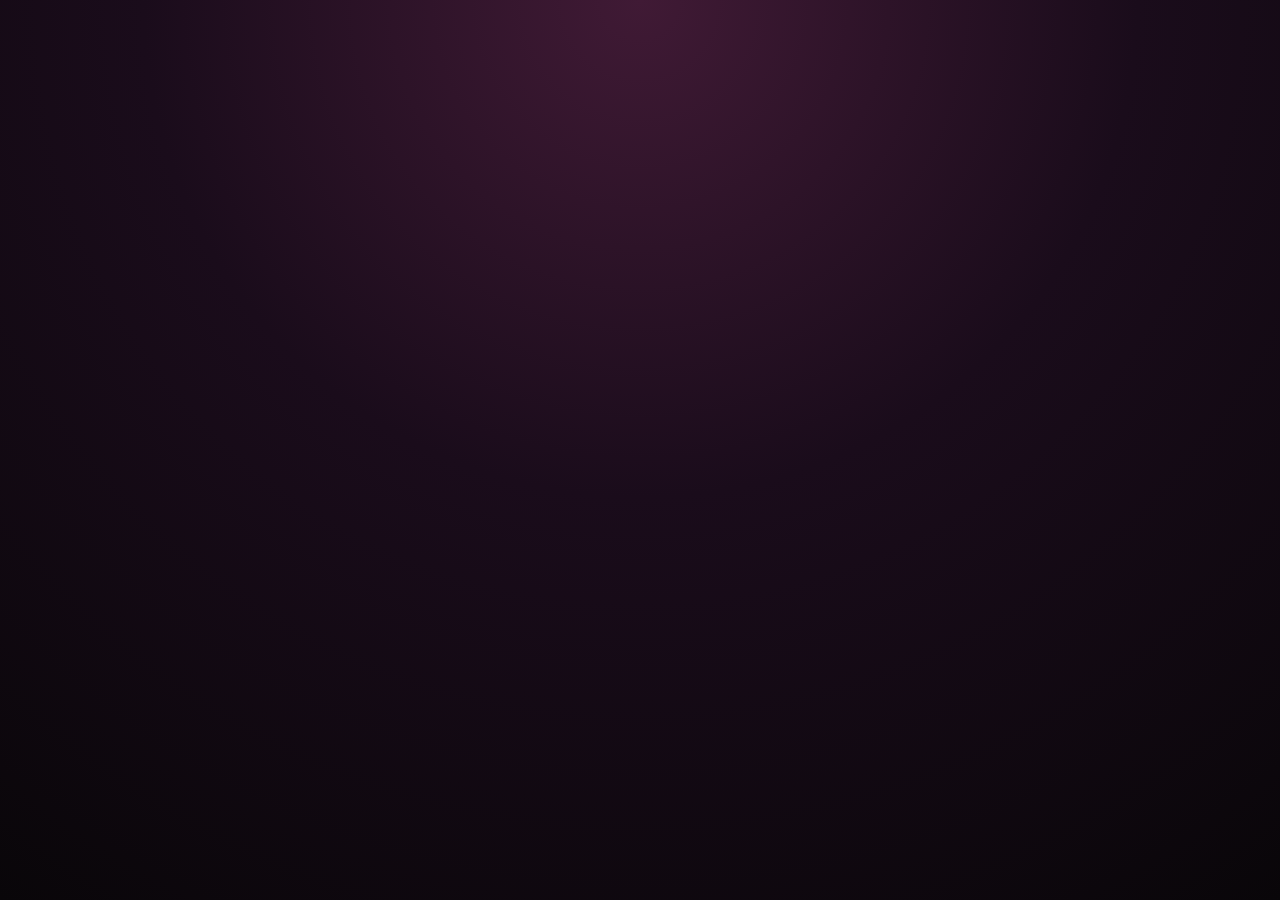
<file: index.html>
<!DOCTYPE html>
<html lang="en">
<head>
    <meta charset="UTF-8">
    <meta name="viewport" content="width=device-width, initial-scale=1.0">

    <title>Something Special ❤️</title>

    <link rel="stylesheet" href="css/lock.css">
</head>

<body>

<div class="hearts"></div>

<main class="lock-container">

    <div class="lock-card">

        <div class="lock-icon">🔐</div>

        <h1>Shhh... 🤫</h1>

        <p class="subtitle">
            Something very special is waiting for you. ❤️
        </p>

        <p class="small-text">
            But you're a little early...
        </p>

        <div class="countdown">

            <div class="time-box">
                <span id="days">00</span>
                <small>Days</small>
            </div>

            <div class="colon">:</div>

            <div class="time-box">
                <span id="hours">00</span>
                <small>Hours</small>
            </div>

            <div class="colon">:</div>

            <div class="time-box">
                <span id="minutes">00</span>
                <small>Minutes</small>
            </div>

            <div class="colon">:</div>

            <div class="time-box">
                <span id="seconds">00</span>
                <small>Seconds</small>
            </div>

        </div>

        <p class="waiting">
            Your surprise will unlock automatically. 💗
        </p>

        <div class="heart">❤️</div>

    </div>

</main>

<script src="js/lock.js"></script>

</body>
</html>
</file>
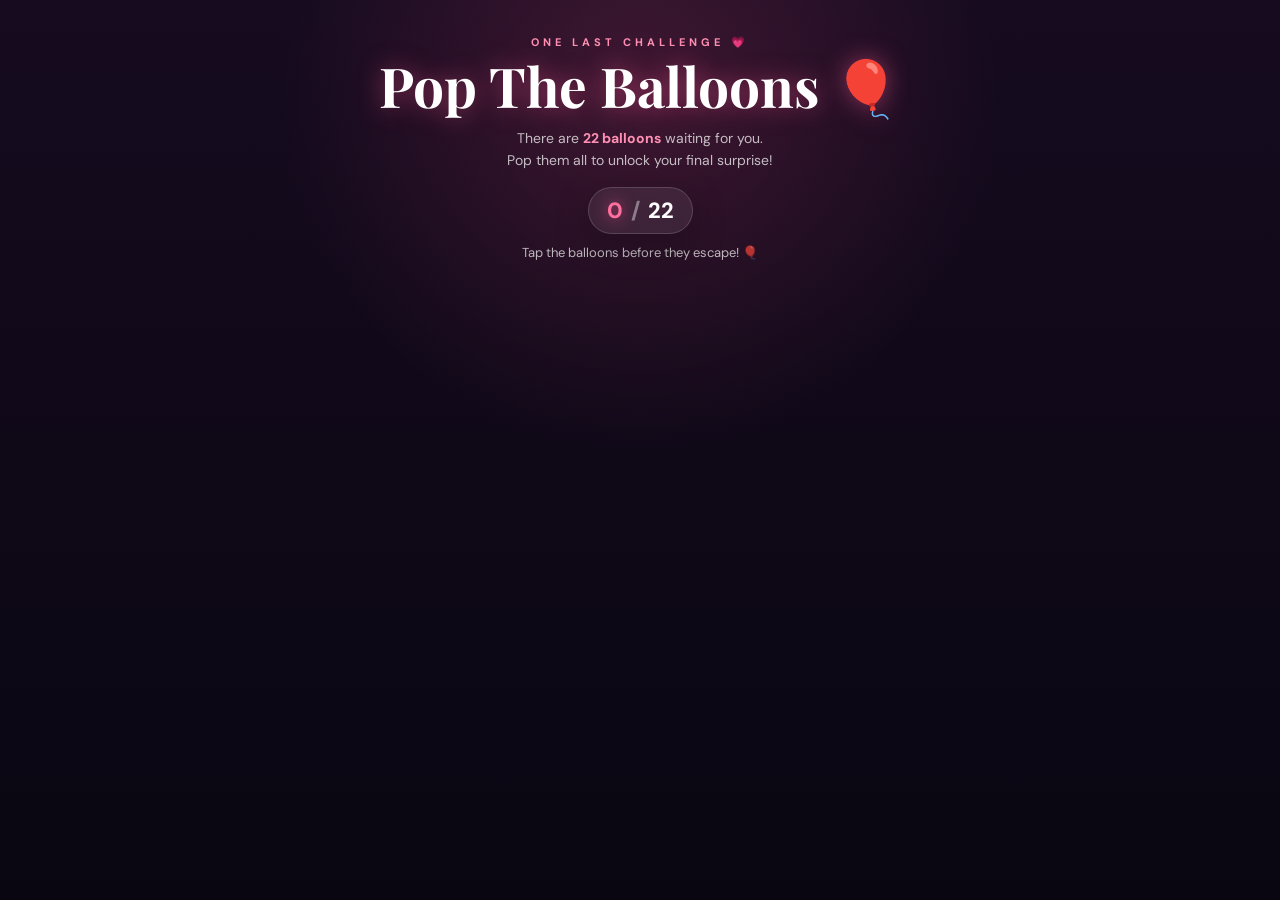
<file: balloon-game.html>
<!DOCTYPE html>
<html lang="en">
<head>
    <meta charset="UTF-8">
    <meta name="viewport" content="width=device-width, initial-scale=1.0">

    <title>One Last Challenge 🎈</title>

    <link rel="stylesheet" href="css/style.css">
</head>

<body class="balloon-page">

    <!-- Floating hearts -->
    <div class="hearts"></div>

    <main class="balloon-game">

        <!-- HEADER -->
        <section class="game-header">

            <p class="small-title">
                ONE LAST CHALLENGE 💗
            </p>

            <h1>
                Pop The Balloons 🎈
            </h1>

            <p class="game-description">
                There are <strong>22 balloons</strong> waiting for you.
                <br>
                Pop them all to unlock your final surprise!
            </p>

            <div class="balloon-counter">
                <span id="poppedCount">0</span>
                <span class="counter-divider">/</span>
                <span>22</span>
            </div>

            <p id="gameMessage" class="game-message">
                Tap the balloons before they escape! 🎈
            </p>

        </section>


        <!-- BALLOON PLAY AREA -->
        <section id="balloonArea" class="balloon-area"></section>


        <!-- COMPLETION MESSAGE -->
        <section id="gameComplete" class="game-complete">

            <div class="complete-icon">
                🎉
            </div>

            <h2>
                You Did It! ❤️
            </h2>

            <p class="birthday-message">
                It's your <strong>22nd birthday</strong> 🎂
            </p>

            <p class="last-message">
                And now...
                <br>
                there's only one thing left.
            </p>

            <div class="heart-line">
                ❤️ ❤️ ❤️
            </div>

            <button
                class="final-button"
                onclick="goTo('final.html')"
            >
                Reveal Your Final Surprise 💝
            </button>

        </section>

    </main>


    <script src="js/script.js"></script>


    <script>

        /*
        ============================================
        BALLOON GAME
        ============================================
        */

        const TOTAL_BALLOONS = 22;

        let poppedCount = 0;
        let balloonId = 0;

        const balloonArea = document.getElementById("balloonArea");
        const poppedCounter = document.getElementById("poppedCount");
        const gameMessage = document.getElementById("gameMessage");
        const gameComplete = document.getElementById("gameComplete");


        /*
        ============================================
        BALLOON COLORS
        ============================================
        */

        const balloonColors = [
            "#ff4f81",
            "#ff6b9d",
            "#ff8fab",
            "#c77dff",
            "#9d4edd",
            "#ff758f",
            "#ff477e",
            "#f72585",
            "#7209b7",
            "#4361ee"
        ];


        /*
        ============================================
        FUN MESSAGES
        ============================================
        */

        const messages = [
            "Got one! 😏",
            "Nice! 🎈",
            "Keep going! ❤️",
            "That was easy! 😂",
            "Another one! 🎉",
            "You're doing great! 💗",
            "Pop pop pop! 🎈",
            "Almost there! 👀",
            "Don't let them escape! 😆",
            "You're too good at this! ❤️",
            "Keep popping! 🎈",
            "One more step! 💕"
        ];


        /*
        ============================================
        CREATE A BALLOON
        ============================================
        */

        function createBalloon() {

            /*
            Don't create more balloons after
            the 22nd balloon has been popped.
            */

            if (poppedCount >= TOTAL_BALLOONS) {
                return;
            }


            balloonId++;


            const balloon = document.createElement("button");

            balloon.className = "flying-balloon";

            balloon.type = "button";

            balloon.setAttribute(
                "aria-label",
                "Pop balloon"
            );


            /*
            Random horizontal position
            */

            const leftPosition =
                Math.random() * 88 + 4;


            /*
            Random size
            */

            const size =
                Math.random() * 18 + 65;


            /*
            Random animation duration
            */

            const duration =
                Math.random() * 4 + 7;


            /*
            Random delay
            */

            const delay =
                Math.random() * 1.5;


            /*
            Random horizontal movement
            */

            const drift =
                Math.random() * 140 - 70;


            /*
            Random rotation
            */

            const rotation =
                Math.random() * 30 - 15;


            /*
            Random color
            */

            const color =
                balloonColors[
                    Math.floor(
                        Math.random() *
                        balloonColors.length
                    )
                ];


            balloon.style.left =
                leftPosition + "%";

            balloon.style.setProperty(
                "--balloon-size",
                size + "px"
            );

            balloon.style.setProperty(
                "--float-duration",
                duration + "s"
            );

            balloon.style.setProperty(
                "--float-delay",
                delay + "s"
            );

            balloon.style.setProperty(
                "--drift",
                drift + "px"
            );

            balloon.style.setProperty(
                "--rotation",
                rotation + "deg"
            );

            balloon.style.setProperty(
                "--balloon-color",
                color
            );


            /*
            Balloon HTML
            */

            balloon.innerHTML = `
                <span class="balloon-body"></span>
                <span class="balloon-shine"></span>
                <span class="balloon-knot"></span>
                <span class="balloon-string"></span>
            `;


            /*
            POP EVENT
            */

            balloon.addEventListener(
                "click",
                function () {

                    popBalloon(
                        balloon
                    );

                }
            );


            /*
            Add to screen
            */

            balloonArea.appendChild(
                balloon
            );


            /*
            Automatically remove balloon
            when it reaches the top.
            */

            setTimeout(
                function () {

                    if (
                        balloon &&
                        balloon.parentNode &&
                        !balloon.classList.contains("popped")
                    ) {

                        balloon.remove();

                    }

                },
                (duration + delay + 1) * 1000
            );

        }


        /*
        ============================================
        POP BALLOON
        ============================================
        */

        function popBalloon(balloon) {

            /*
            Prevent double click
            */

            if (
                balloon.classList.contains("popped")
            ) {
                return;
            }


            /*
            Prevent popping after 22
            */

            if (
                poppedCount >= TOTAL_BALLOONS
            ) {
                return;
            }


            balloon.classList.add("popped");


            /*
            Get balloon position
            */

            const rect =
                balloon.getBoundingClientRect();


            const x =
                rect.left +
                rect.width / 2;


            const y =
                rect.top +
                rect.height / 2;


            /*
            POP EFFECT
            */

            createPopEffect(
                x,
                y
            );


            /*
            Update count
            */

            poppedCount++;


            poppedCounter.textContent =
                poppedCount;


            /*
            Random message
            */

            if (
                poppedCount <
                TOTAL_BALLOONS
            ) {

                const randomMessage =
                    messages[
                        Math.floor(
                            Math.random() *
                            messages.length
                        )
                    ];

                gameMessage.textContent =
                    randomMessage;

            }


            /*
            Remove balloon
            */

            setTimeout(
                function () {

                    balloon.remove();

                },
                250
            );


            /*
            22ND BALLOON
            */

            if (
                poppedCount ===
                TOTAL_BALLOONS
            ) {

                finishGame();

            }

        }


        /*
        ============================================
        POP EFFECT
        ============================================
        */

        function createPopEffect(x, y) {

            const effect =
                document.createElement("div");

            effect.className =
                "balloon-pop-effect";


            effect.innerHTML = `
                <span>💥</span>
                <span>✨</span>
                <span>💗</span>
            `;


            effect.style.left =
                x + "px";

            effect.style.top =
                y + "px";


            document.body.appendChild(
                effect
            );


            setTimeout(
                function () {

                    effect.remove();

                },
                700
            );

        }


        /*
        ============================================
        GAME COMPLETED
        ============================================
        */

        function finishGame() {

            /*
            Stop new balloons
            */

            poppedCount =
                TOTAL_BALLOONS;


            /*
            Update counter
            */

            poppedCounter.textContent =
                TOTAL_BALLOONS;


            /*
            Main message
            */

            gameMessage.innerHTML =
                "22 / 22 balloons popped! 🎉";


            /*
            Create lots of confetti
            */

            if (
                typeof createConfetti ===
                "function"
            ) {

                createConfetti();

            }


            /*
            Show completion message
            */

            setTimeout(
                function () {

                    gameComplete.classList.add(
                        "show"
                    );

                },
                700
            );

        }


        /*
        ============================================
        CONTINUOUS BALLOON SPAWNING
        ============================================
        */

        function startBalloonSpawner() {

            /*
            Initial balloons
            */

            for (
                let i = 0;
                i < 9;
                i++
            ) {

                setTimeout(
                    function () {

                        createBalloon();

                    },
                    i * 500
                );

            }


            /*
            Keep creating balloons
            */

            const spawner =
                setInterval(
                    function () {

                        if (
                            poppedCount >=
                            TOTAL_BALLOONS
                        ) {

                            clearInterval(
                                spawner
                            );

                            return;

                        }


                        /*
                        Keep several balloons
                        on the screen.
                        */

                        createBalloon();


                    },
                    750
                );

        }


        /*
        ============================================
        START GAME
        ============================================
        */

        startBalloonSpawner();

    </script>

</body>
</html>
</file>
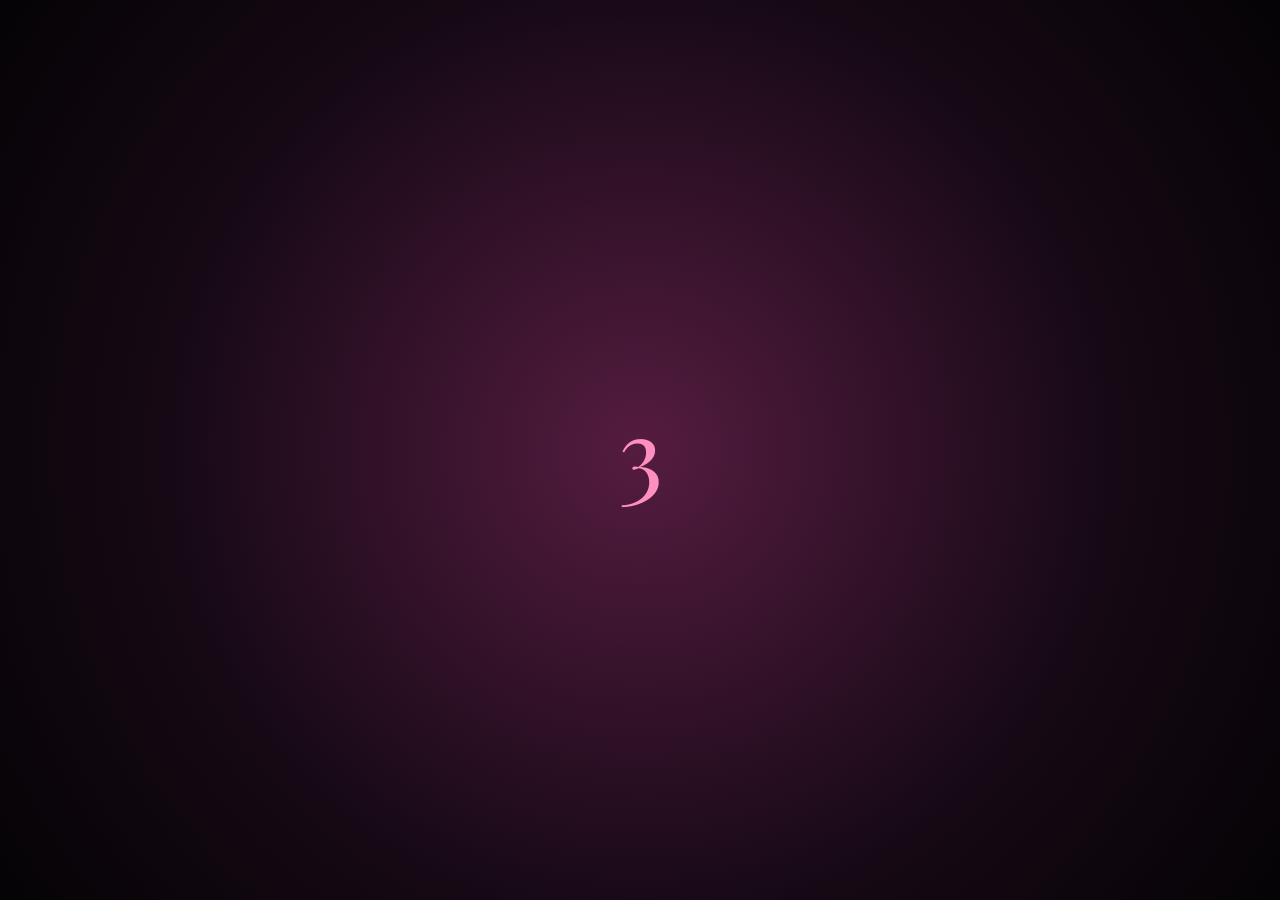
<file: final.html>
<!DOCTYPE html>
<html lang="en">

<head>

    <meta charset="UTF-8">

    <meta name="viewport"
          content="width=device-width, initial-scale=1.0">

    <title>Happy Birthday ❤️</title>

    <link rel="stylesheet"
          href="css/style.css">

</head>

<body class="final-body">

<canvas id="fireworks"></canvas>

<div class="final-hearts"></div>


<main class="final-page">

    <div id="countdown"
         class="countdown">

        <span>3</span>

    </div>


    <div id="finalContent"
         class="final-content">

        <p class="small-text">
            <!-- AND FINALLY... -->
        </p>

        <div class="final-photo">

            <img src="images/photo4.jpg"
                 alt="Beautiful memory">

        </div>

        <h1>
            HAPPY
            <br>
            BIRTHDAY
            <br>

            <span>Kunjaaaaaaa ❤️</span>
        </h1>

        <p>
            May your smile stay bright,
            your heart stay happy,
            and your life be filled with
            beautiful moments.
        </p>

        <div class="big-heart">
            ❤️
        </div>

        <p class="final-message">
            You deserve all the happiness
            in the world. 🌎❤️
        </p>

        <p class="signature">
            — From someone who loves you soooooo much !!!!!!! ❤️
        </p>

    </div>

</main>


<script src="js/script.js"></script>

<script>

window.addEventListener("load", () => {

    const countdown =
        document.getElementById("countdown");

    const finalContent =
        document.getElementById("finalContent");

    let number = 3;

    const timer =
        setInterval(() => {

            number--;

            if (number > 0) {

                countdown.innerHTML =
                    `<span>${number}</span>`;

            } else {

                clearInterval(timer);

                countdown.classList.add("hide");

                setTimeout(() => {

                    finalContent.classList.add("show");

                    startFireworks();

                    createConfetti();

                }, 600);

            }

        }, 1000);

});

</script>

</body>
</html>
</file>
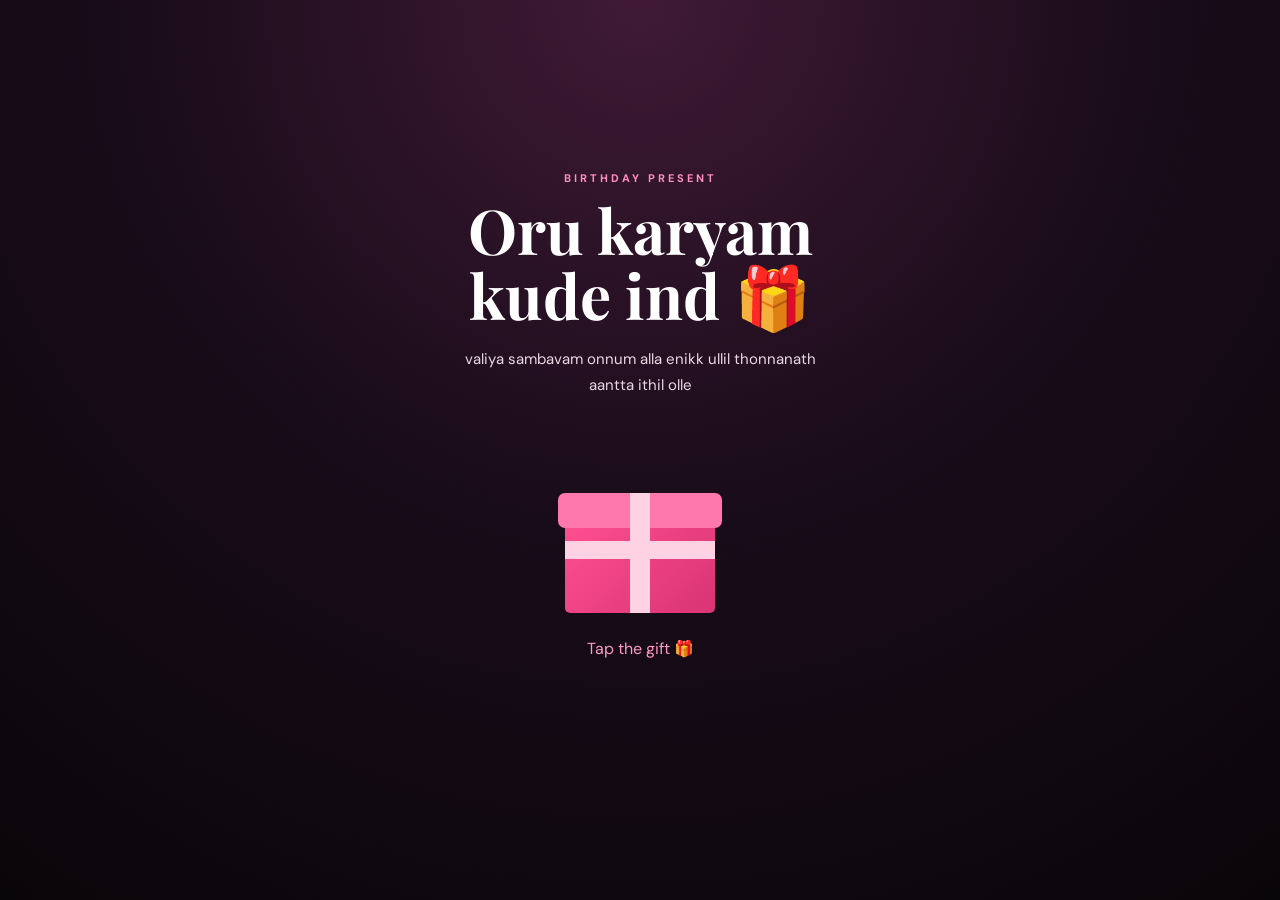
<file: gift.html>
<!DOCTYPE html>
<html lang="en">

<head>

    <meta charset="UTF-8">

    <meta name="viewport"
          content="width=device-width, initial-scale=1.0">

    <title>A Gift For You 🎁</title>

    <link rel="stylesheet"
          href="css/style.css">

</head>

<body>

<div class="hearts"></div>

<main class="page gift-page">

    <div class="section-card">

        <p class="small-text">
            BIRTHDAY PRESENT
        </p>

        <h1>
            Oru karyam
            <br>
            kude ind 🎁
        </h1>

        <p class="description">
            valiya sambavam onnum alla enikk ullil thonnanath aantta ithil olle
        </p>

    </div>


    <div class="gift-container">

        <div id="giftBox"
             class="gift-box"
             onclick="openGift()">

            <div class="gift-lid"></div>

            <div class="gift-body"></div>

            <div class="gift-ribbon vertical"></div>

            <div class="gift-ribbon horizontal"></div>

        </div>

        <p id="giftHint">
            Tap the gift 🎁
        </p>

    </div>


    <div id="giftMessage"
         class="hidden-gift-message">

        <div class="emoji">
            💖
        </div>

        <h2>
            Surprise!
        </h2>

        <p>
            athilleee......Ithil alla 🤭 onnude thazhathe button il thod..!
        </p>

        <p>
            Thodd...Thodd ❤️
        </p><br><br>

        <button class="main-btn"
                onclick="goTo('letter.html')">

            Entte kath aan 🙈🙈 💌

        </button>

    </div>

</main>

<script src="js/script.js"></script>

<script>

function openGift() {

    const box =
        document.getElementById("giftBox");

    const message =
        document.getElementById("giftMessage");

    const hint =
        document.getElementById("giftHint");

    box.classList.add("opened");

    hint.style.display = "none";

    setTimeout(() => {

        message.classList.add("show");

        createConfetti();

    }, 700);

}

</script>

</body>
</html>
</file>
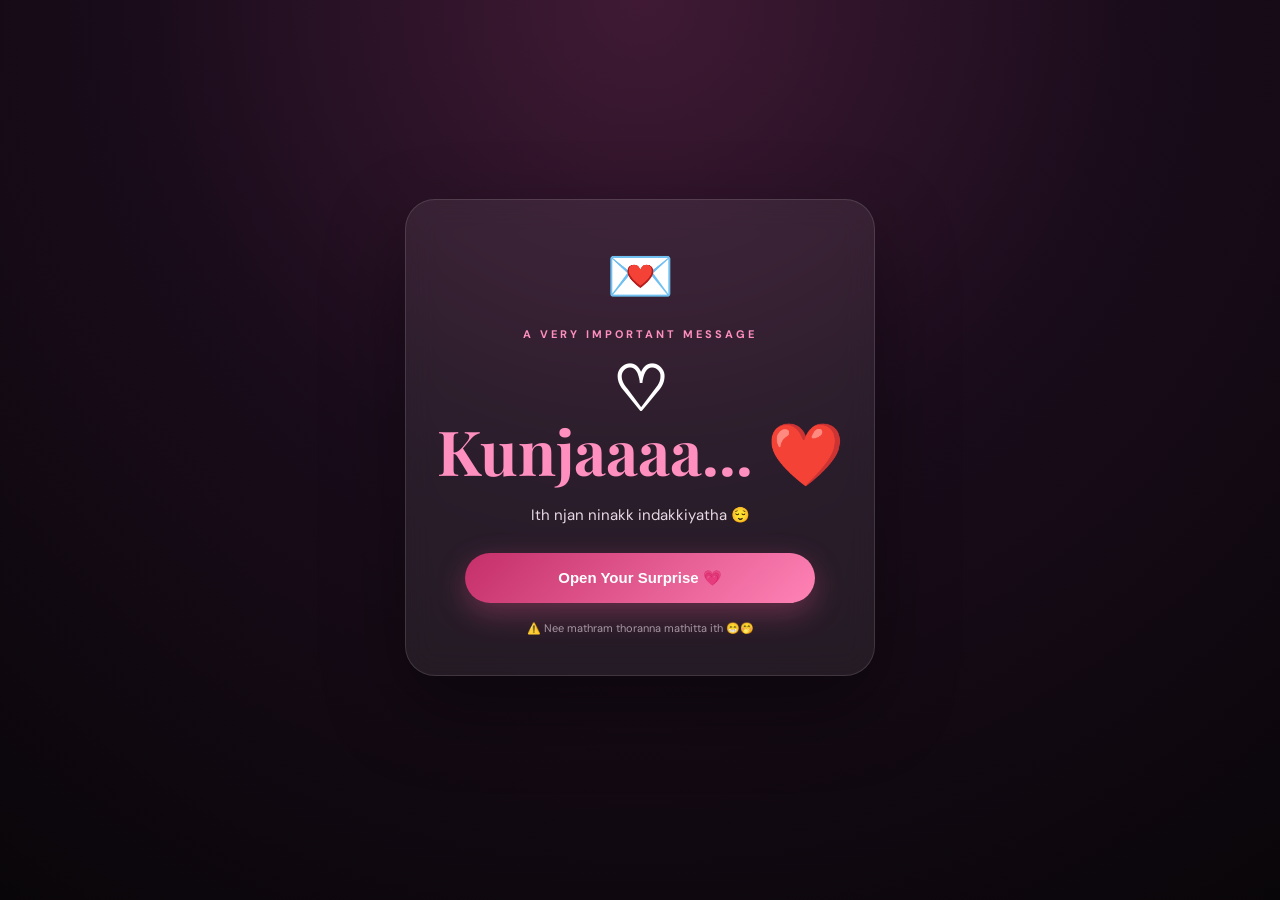
<file: index1.html>
<!DOCTYPE html>
<html lang="en">
<head>
    <meta charset="UTF-8">
    <meta name="viewport" content="width=device-width, initial-scale=1.0">

    <title>Something Special ❤️</title>

    <link rel="stylesheet" href="css/style.css">
</head>

<body>

<div class="hearts"></div>

<main class="page welcome-page">

    <div class="glass-card">

        <div class="emoji">💌</div>

        <p class="small-text">A VERY IMPORTANT MESSAGE</p>

        <h1>
            <!-- Hey... -->♡
            <br>
            <span>Kunjaaaa... ❤️</span>
        </h1>

        <p class="description">
            <!-- Someone has secretly prepared something
            special for you. -->
            Ith njan ninakk indakkiyatha 😌
        </p>

        <div class="loading-dots">
            <span></span>
            <span></span>
            <span></span>
        </div>

        <button class="main-btn" onclick="goTo('verification.html')">
            Open Your Surprise 💗
        </button>

        <p class="tiny-text">
            <!-- ⚠️ Only one person is allowed to enter. -->
             ⚠️ Nee mathram thoranna mathitta ith 😁🤭
        </p>

    </div>

</main>

<script src="js/script.js"></script>

</body>
</html>
</file>
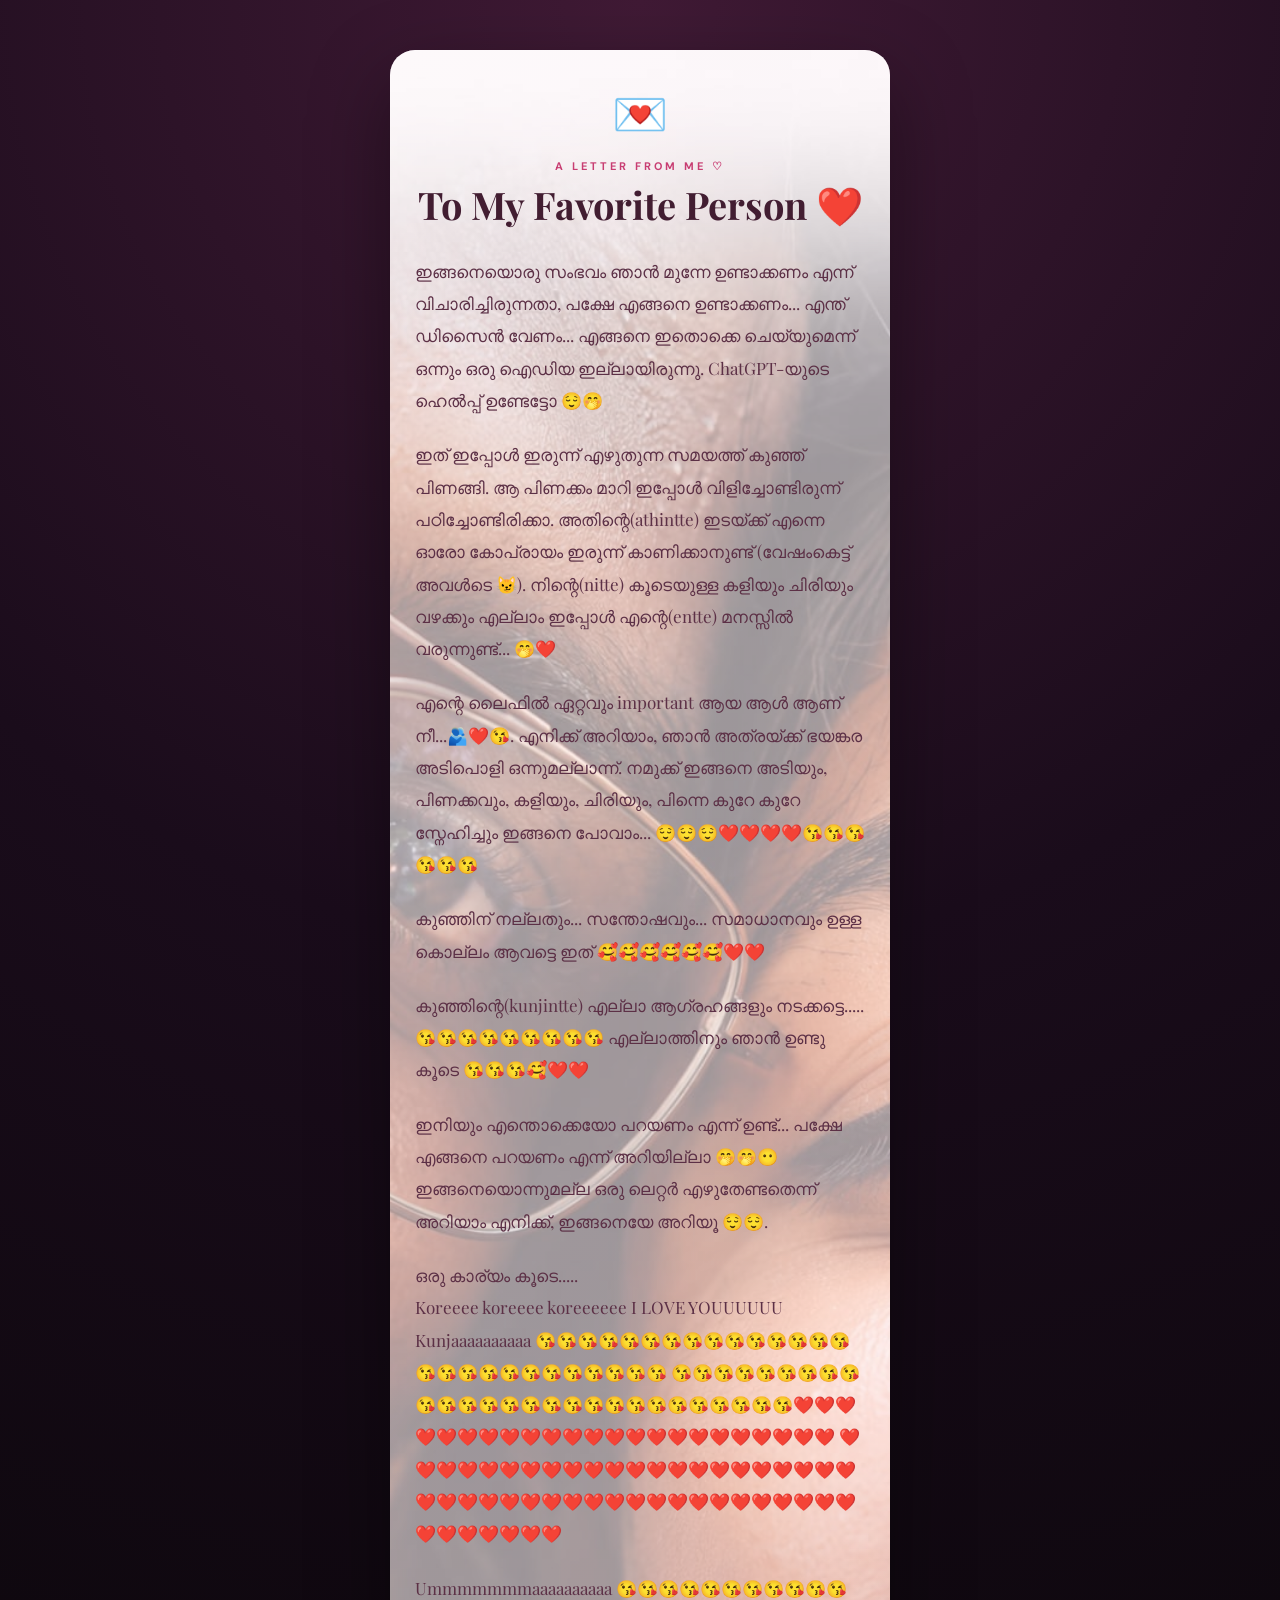
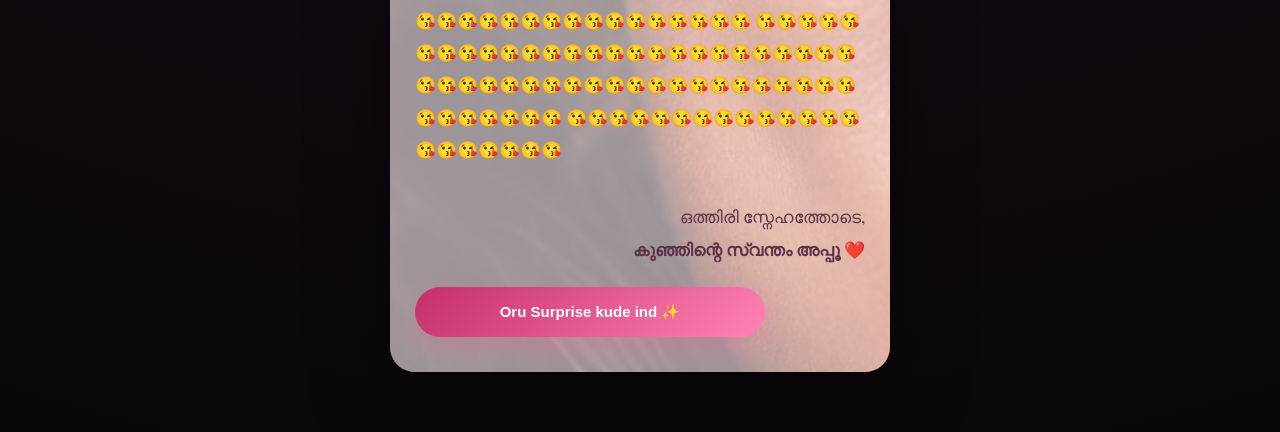
<file: letter.html>
<!DOCTYPE html>
<html lang="en">

<head>

    <meta charset="UTF-8">

    <meta name="viewport"
          content="width=device-width, initial-scale=1.0">

    <title>A Letter For You 💌</title>

    <link rel="stylesheet"
          href="css/style.css">

</head>

<body>

    <!-- Background Music -->
    <audio id="letterMusic"
           loop
           preload="auto">

        <source src="music/birthday.mp3"
                type="audio/mpeg">

    </audio>


<div class="stars"></div>

<main class="page letter-page">

    <div class="letter-card">

        <div class="letter-top">
            💌
        </div>

        <p class="small-text">
            A LETTER FROM ME ♡
        </p>

        <h1>
            To My Favorite Person ❤️
        </h1>


        <div id="letterText"
             class="letter-text">

            <p>
                <!-- Happy Birthday, Kunjaaaaa.... ❤️ -->
            </p>

            <p>
                <!-- Ingane oru sambavam njan munneeee indakkanam nn 
                vicharich irikkanathaa, Pakshe engane indakkanam...
                enth design venam... engane ithrem cheyyum nn onnum oru 
                idea illarnn, ChatGPT de help indtto 😌🤭 -->
                ഇങ്ങനെയൊരു സംഭവം ഞാൻ മുന്നേ ഉണ്ടാക്കണം എന്ന് വിചാരിച്ചിരുന്നതാ, 
                പക്ഷേ എങ്ങനെ ഉണ്ടാക്കണം... എന്ത് ഡിസൈൻ വേണം... എങ്ങനെ ഇതൊക്കെ  
                ചെയ്യുമെന്ന് ഒന്നും ഒരു ഐഡിയ ഇല്ലായിരുന്നു. ChatGPT-യുടെ ഹെൽപ്പ് ഉണ്ടേട്ടോ 😌🤭
            </p>

            <p>
                <!-- Ith ippo irunn ezhuthana samayath kunj penangi 
                aa penakkam maari ippo vilichond irunn padichond irikka athintte edakk enne ooro koprayam irunn 
                kaanikanind (veshamkett avalde 😼), nitte kude olla kalim chirim vazhukkum 
                ellam ippo entte manasil varanind...🤭❤️ -->
                ഇത് ഇപ്പോൾ ഇരുന്ന് എഴുതുന്ന സമയത്ത് കുഞ്ഞ് പിണങ്ങി. 
                ആ പിണക്കം മാറി ഇപ്പോൾ വിളിച്ചോണ്ടിരുന്ന് പഠിച്ചോണ്ടിരിക്കാ. 
                അതിന്റെ(athintte) ഇടയ്ക്ക് എന്നെ ഓരോ കോപ്രായം ഇരുന്ന് കാണിക്കാനുണ്ട് (വേഷംകെട്ട് അവൾടെ 😼). 
                നിന്റെ(nitte) കൂടെയുള്ള  കളിയും ചിരിയും വഴക്കും എല്ലാം ഇപ്പോൾ എന്റെ(entte) മനസ്സിൽ വരുന്നുണ്ട്... 🤭❤️
            </p>

            <p>
                <!-- Entte life il ettavum important aaya aal aan neee..🫂❤️😘. Enikk ariyaaa njan athrakk bayangara adipoli onnum alla nn, Namukk ingane adim, penakkavum, kalim ,chireem pinne koreeee koreee snehichum
                inganeeee povaaaaa 😌😌😌❤️❤️❤️❤️😘😘😘😘😘😘. -->
                <!-- eppazhum entte kude nee venam ❤️❤️ -->
                 എന്റെ ലൈഫിൽ ഏറ്റവും important ആയ ആൾ ആണ് നീ...🫂❤️😘. 
                 എനിക്ക് അറിയാം, ഞാൻ അത്രയ്ക്ക് ഭയങ്കര അടിപൊളി ഒന്നുമല്ലാന്ന്. 
                 നമുക്ക് ഇങ്ങനെ അടിയും, പിണക്കവും, കളിയും, ചിരിയും, പിന്നെ കുറേ കുറേ സ്നേഹിച്ചും ഇങ്ങനെ പോവാം... 😌😌😌❤️❤️❤️❤️😘😘😘😘😘😘
            </p>

            <p>
                <!-- Kunjinn nallathum ...shandhoshavum .....
                samadhanavum olla kollam aavatte ith 🥰🥰🥰🥰🥰🥰❤️❤️ -->
                കുഞ്ഞിന് നല്ലതും... സന്തോഷവും... സമാധാനവും ഉള്ള കൊല്ലം ആവട്ടെ ഇത് 🥰🥰🥰🥰🥰🥰❤️❤️
            </p>

            <p>
                <!-- Kunjintte ella agrahangalum nadakkatte..... 😘😘😘😘😘😘😘😘😘
                ellathinum njan ind kudeee 😘😘😘🥰❤️❤️ -->
                കുഞ്ഞിന്റെ(kunjintte) എല്ലാ ആഗ്രഹങ്ങളും നടക്കട്ടെ..... 😘😘😘😘😘😘😘😘😘
                എല്ലാത്തിനും ഞാൻ ഉണ്ടു കൂടെ 😘😘😘🥰❤️❤️
            </p>

            <p>
                <!-- Inim enthokkeyooo parayanam nn ind...pakshe engane parayum nn ariyulaa 🤭🤭😶.<br> -->
                 ഇനിയും എന്തൊക്കെയോ പറയണം എന്ന് ഉണ്ട്... പക്ഷേ എങ്ങനെ പറയണം എന്ന് അറിയില്ലാ 🤭🤭😶<br>
                <!-- Ingane onnum alla oru letter ezhuthande nn ariyaaa enikk inganeee ariyolluuuu 😌😌. -->
                 ഇങ്ങനെയൊന്നുമല്ല ഒരു ലെറ്റർ എഴുതേണ്ടതെന്ന് അറിയാം എനിക്ക്, ഇങ്ങനെയേ അറിയൂ 😌😌.
            </p>

            <p>
                <!-- Oru karyam kudee.....<br> -->
                 ഒരു കാര്യം കൂടെ.....<br>

                Koreeee koreeee koreeeeee I LOVE YOUUUUUU Kunjaaaaaaaaaa 😘😘😘😘😘😘😘😘😘😘😘😘😘😘😘😘😘😘😘😘😘😘😘😘😘😘😘
                😘😘😘😘😘😘😘😘😘😘😘😘😘😘😘😘😘😘😘😘😘😘😘😘😘😘😘❤️❤️❤️❤️❤️❤️❤️❤️❤️❤️❤️❤️❤️❤️❤️❤️❤️❤️❤️❤️❤️❤️❤️
                ❤️❤️❤️❤️❤️❤️❤️❤️❤️❤️❤️❤️❤️❤️❤️❤️❤️❤️❤️❤️❤️❤️❤️❤️❤️❤️❤️❤️❤️❤️❤️❤️❤️❤️❤️❤️❤️❤️❤️❤️❤️❤️❤️❤️❤️❤️❤️❤️❤️❤️<br><p>
                Ummmmmmmaaaaaaaaaa 😘😘😘😘😘😘😘😘😘😘😘😘😘😘😘😘😘😘😘😘😘😘😘😘😘😘😘
                😘😘😘😘😘😘😘😘😘😘😘😘😘😘😘😘😘😘😘😘😘😘😘😘😘😘😘😘😘😘😘😘😘😘😘😘😘😘😘😘😘😘😘😘😘😘😘😘😘😘😘😘😘😘
                😘😘😘😘😘😘😘😘😘😘😘😘😘😘😘😘😘😘😘😘😘</p>
            </p>

            <p class="signature">
                <!-- Othiri snehathode, -->
                 ഒത്തിരി സ്നേഹത്തോടെ,
                <br>
                <!-- <strong>Kunjintte swandham Appuuu ❤️</strong> -->
                 <strong>കുഞ്ഞിന്റെ സ്വന്തം അപ്പൂ ❤️</strong>
            </p>

        </div>


        <button class="main-btn"
                onclick="goTo('balloon-game.html')">

            Oru Surprise kude ind ✨

        </button>

    </div>

</main>


<script src="js/script.js"></script>


<!-- <script>

const letterMusic =
    document.getElementById("letterMusic");


/* ==========================================
   MUSIC SETTINGS
========================================== */

letterMusic.volume = 0.20;


/* ==========================================
   PLAY MUSIC
========================================== */

function playLetterMusic() {

    if (letterMusic.paused) {

        const promise = letterMusic.play();

        if (promise !== undefined) {

            promise.then(function () {

                console.log("Birthday music started ❤️");

            }).catch(function (error) {

                console.log(
                    "Browser blocked autoplay:",
                    error
                );

            });

        }

    }

}


/* ==========================================
   TRY IMMEDIATELY
========================================== */

window.addEventListener("load", function () {

    playLetterMusic();

});


/* ==========================================
   START AFTER ANY USER INTERACTION
========================================== */

document.addEventListener(
    "click",
    function () {

        playLetterMusic();

    },
    {
        once: true
    }
);


document.addEventListener(
    "touchstart",
    function () {

        playLetterMusic();

    },
    {
        once: true
    }
);


/* ==========================================
   ALSO TRY ON SCROLL
========================================== */

document.addEventListener(
    "scroll",
    function () {

        playLetterMusic();

    },
    {
        once: true
    }
);


/* ==========================================
   KEYBOARD INTERACTION
========================================== */

document.addEventListener(
    "keydown",
    function () {

        playLetterMusic();

    },
    {
        once: true
    }
);

</script> -->


</body>
</html>
</file>
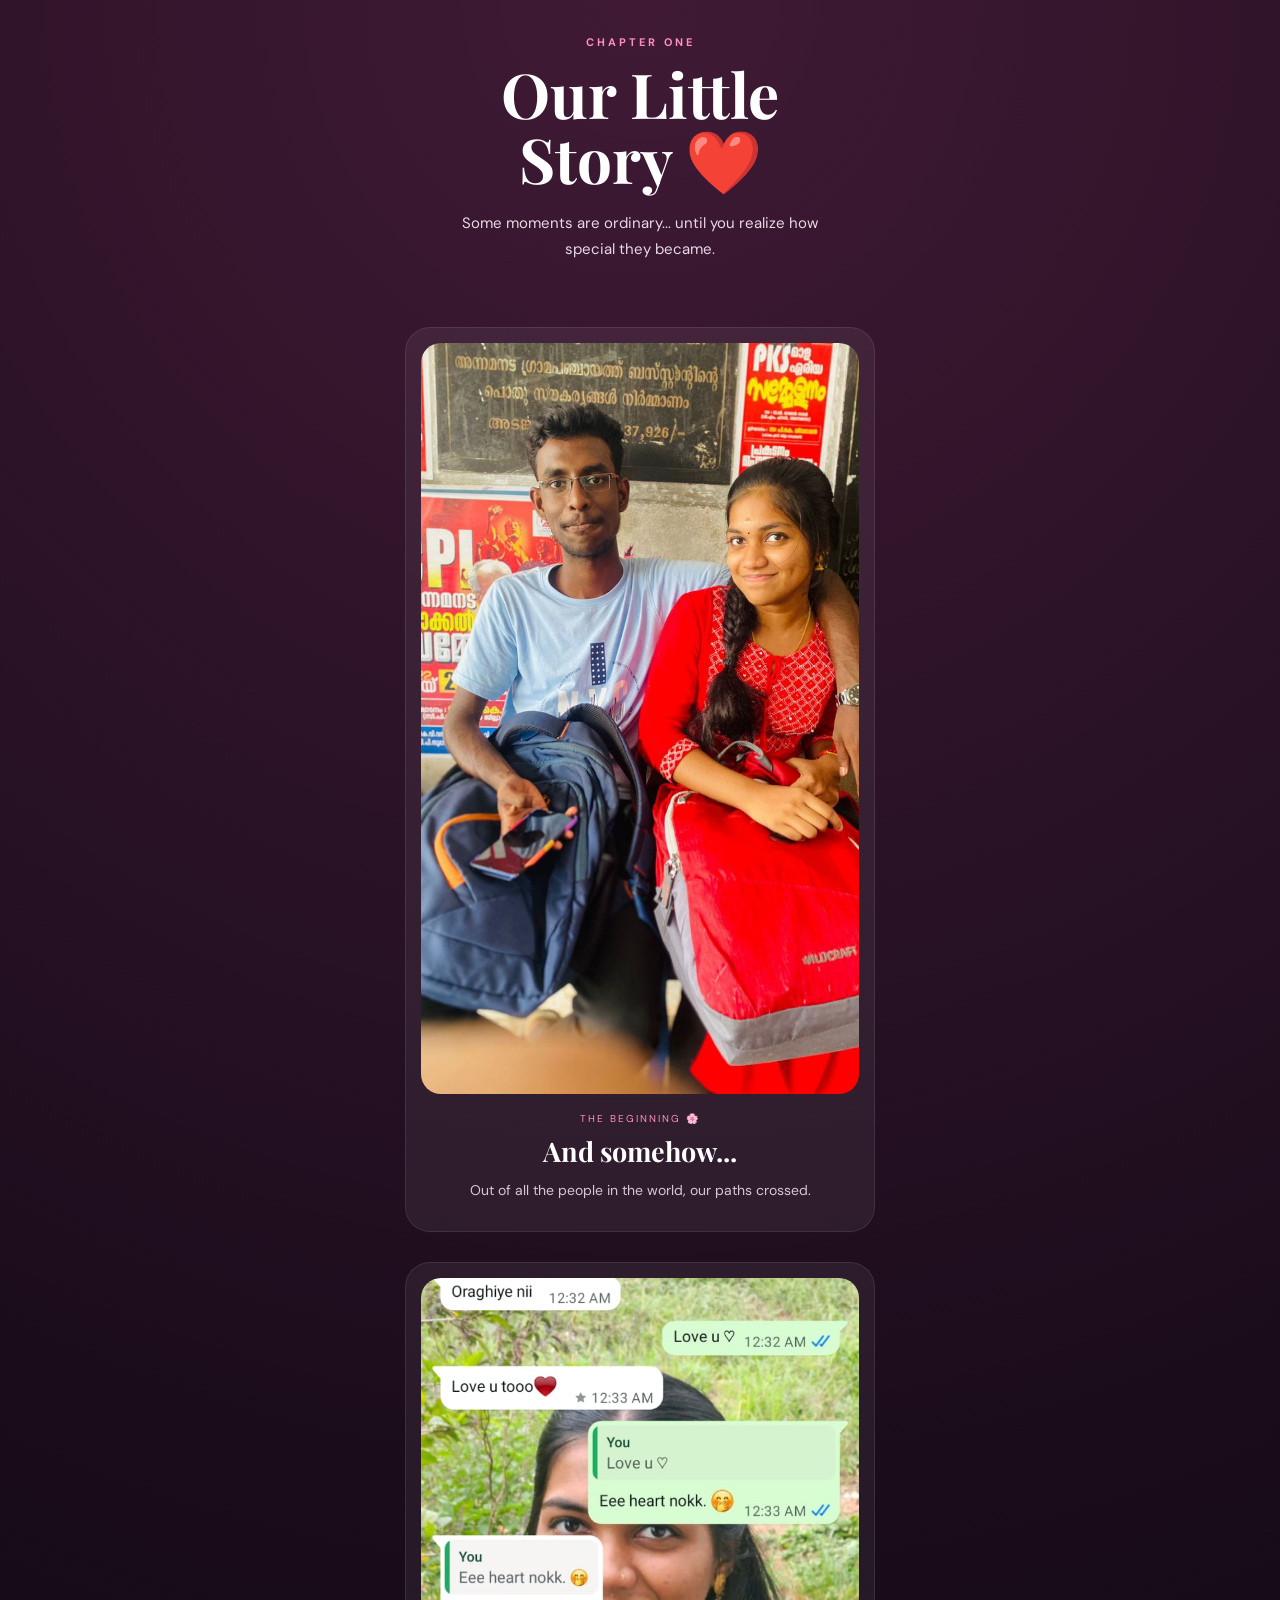
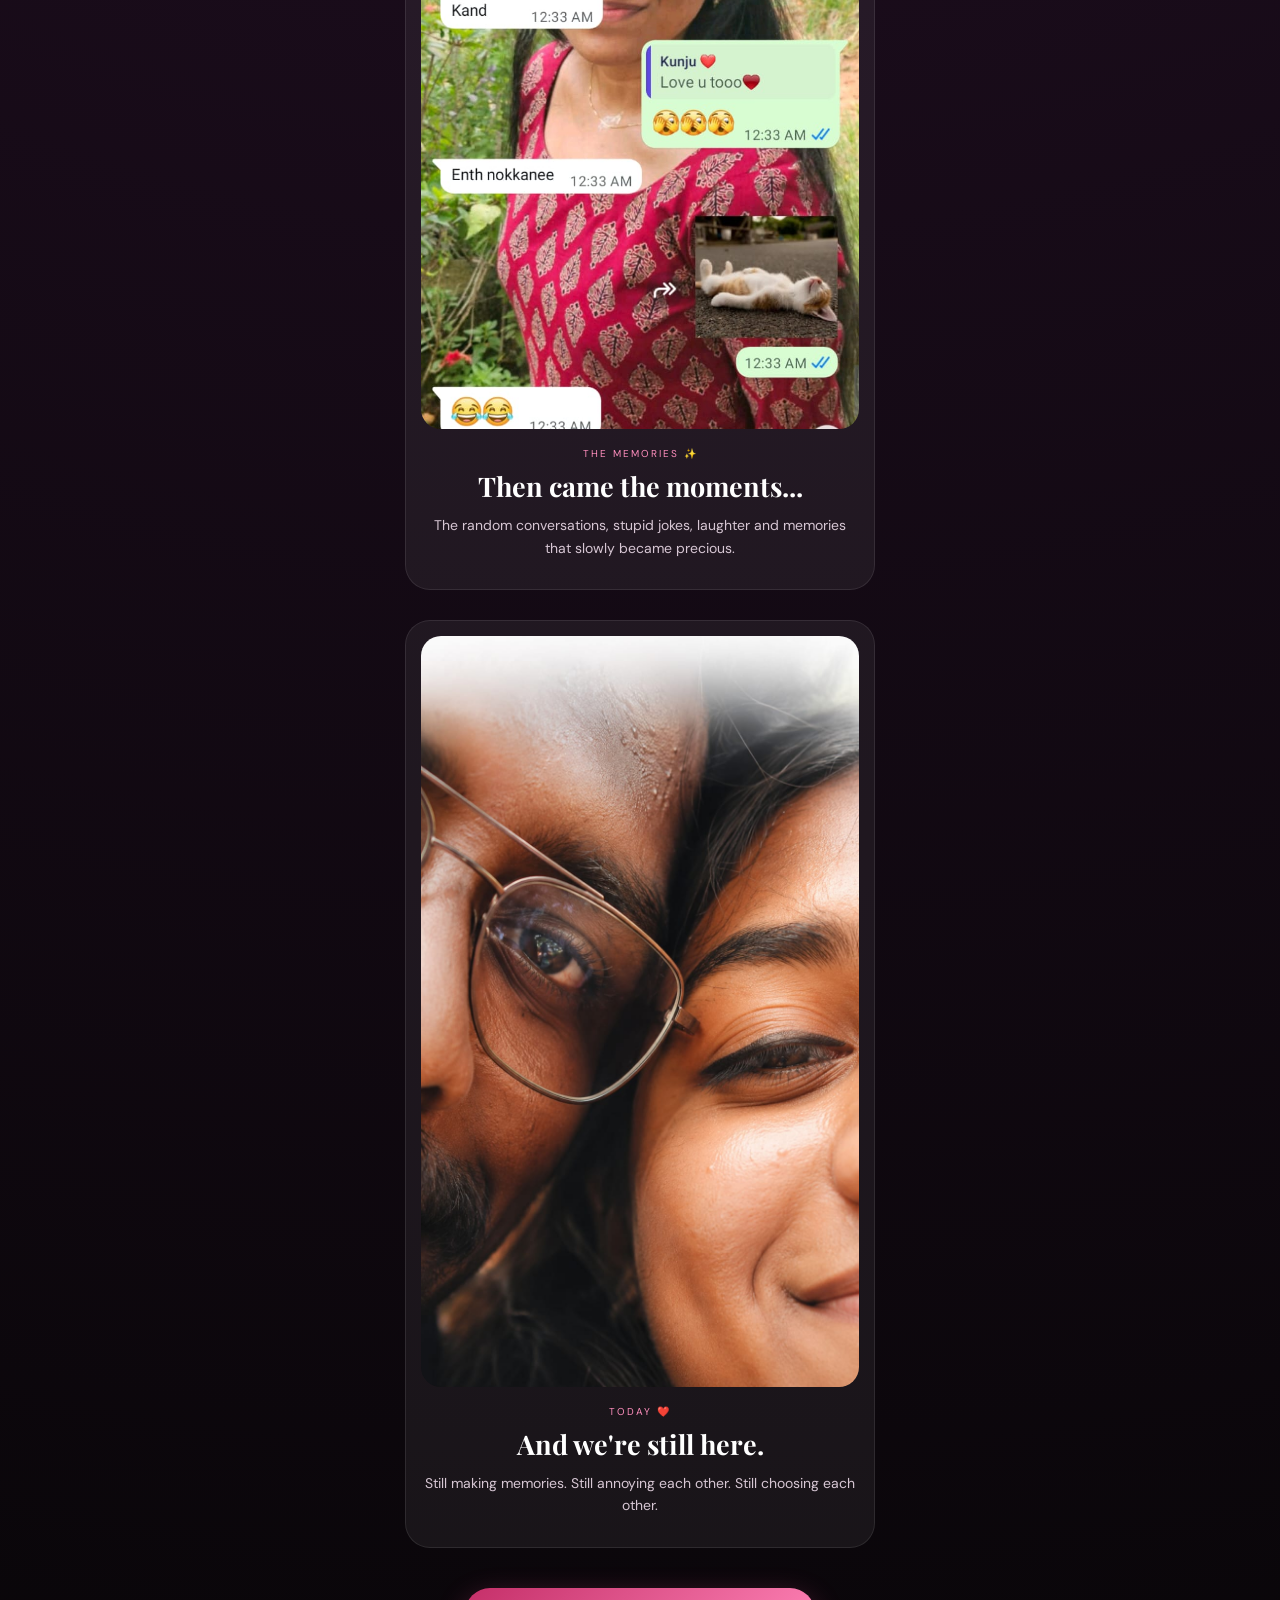
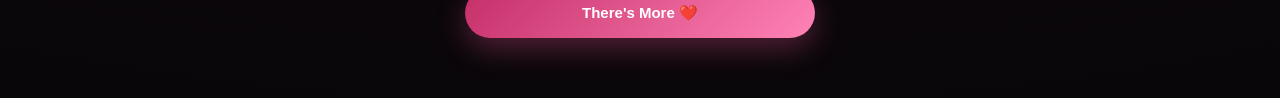
<file: memories.html>
<!DOCTYPE html>
<html lang="en">
<head>
    <meta charset="UTF-8">
    <meta name="viewport" content="width=device-width, initial-scale=1.0">

    <title>Our Story ❤️</title>

    <link rel="stylesheet" href="css/style.css">
</head>

<body>

<div class="hearts"></div>

<main class="page">

    <div class="section-card">

        <p class="small-text">CHAPTER ONE</p>

        <h1>
            Our Little
            <br>
            Story ❤️
        </h1>

        <p class="description">
            Some moments are ordinary...
            until you realize how special they became.
        </p>

    </div>


    <!-- MEMORY 1 -->

    <div class="memory-card">

        <div class="photo-wrapper">
            <img src="images/photo1.jpg" alt="Our memory">
        </div>

        <p class="memory-date">
            THE BEGINNING 🌸
        </p>

        <h2>
            And somehow...
        </h2>

        <p>
            Out of all the people in the world,
            our paths crossed.
        </p>

    </div>


    <!-- MEMORY 2 -->

    <div class="memory-card">

        <div class="photo-wrapper">
            <img src="images/photo2.jpg" alt="Our memory">
        </div>

        <p class="memory-date">
            THE MEMORIES ✨
        </p>

        <h2>
            Then came the moments...
        </h2>

        <p>
            The random conversations,
            stupid jokes, laughter and memories
            that slowly became precious.
        </p>

    </div>


    <!-- MEMORY 3 -->

    <div class="memory-card">

        <div class="photo-wrapper">
            <img src="images/photo3.jpg" alt="Our memory">
        </div>

        <p class="memory-date">
            TODAY ❤️
        </p>

        <h2>
            And we're still here.
        </h2>

        <p>
            Still making memories.
            Still annoying each other.
            Still choosing each other.
        </p>

    </div>


    <div class="next-container">

        <button class="main-btn"
                onclick="goTo('reasons.html')">

            There's More ❤️

        </button>

    </div>

</main>

<script src="js/script.js"></script>

</body>
</html>
</file>
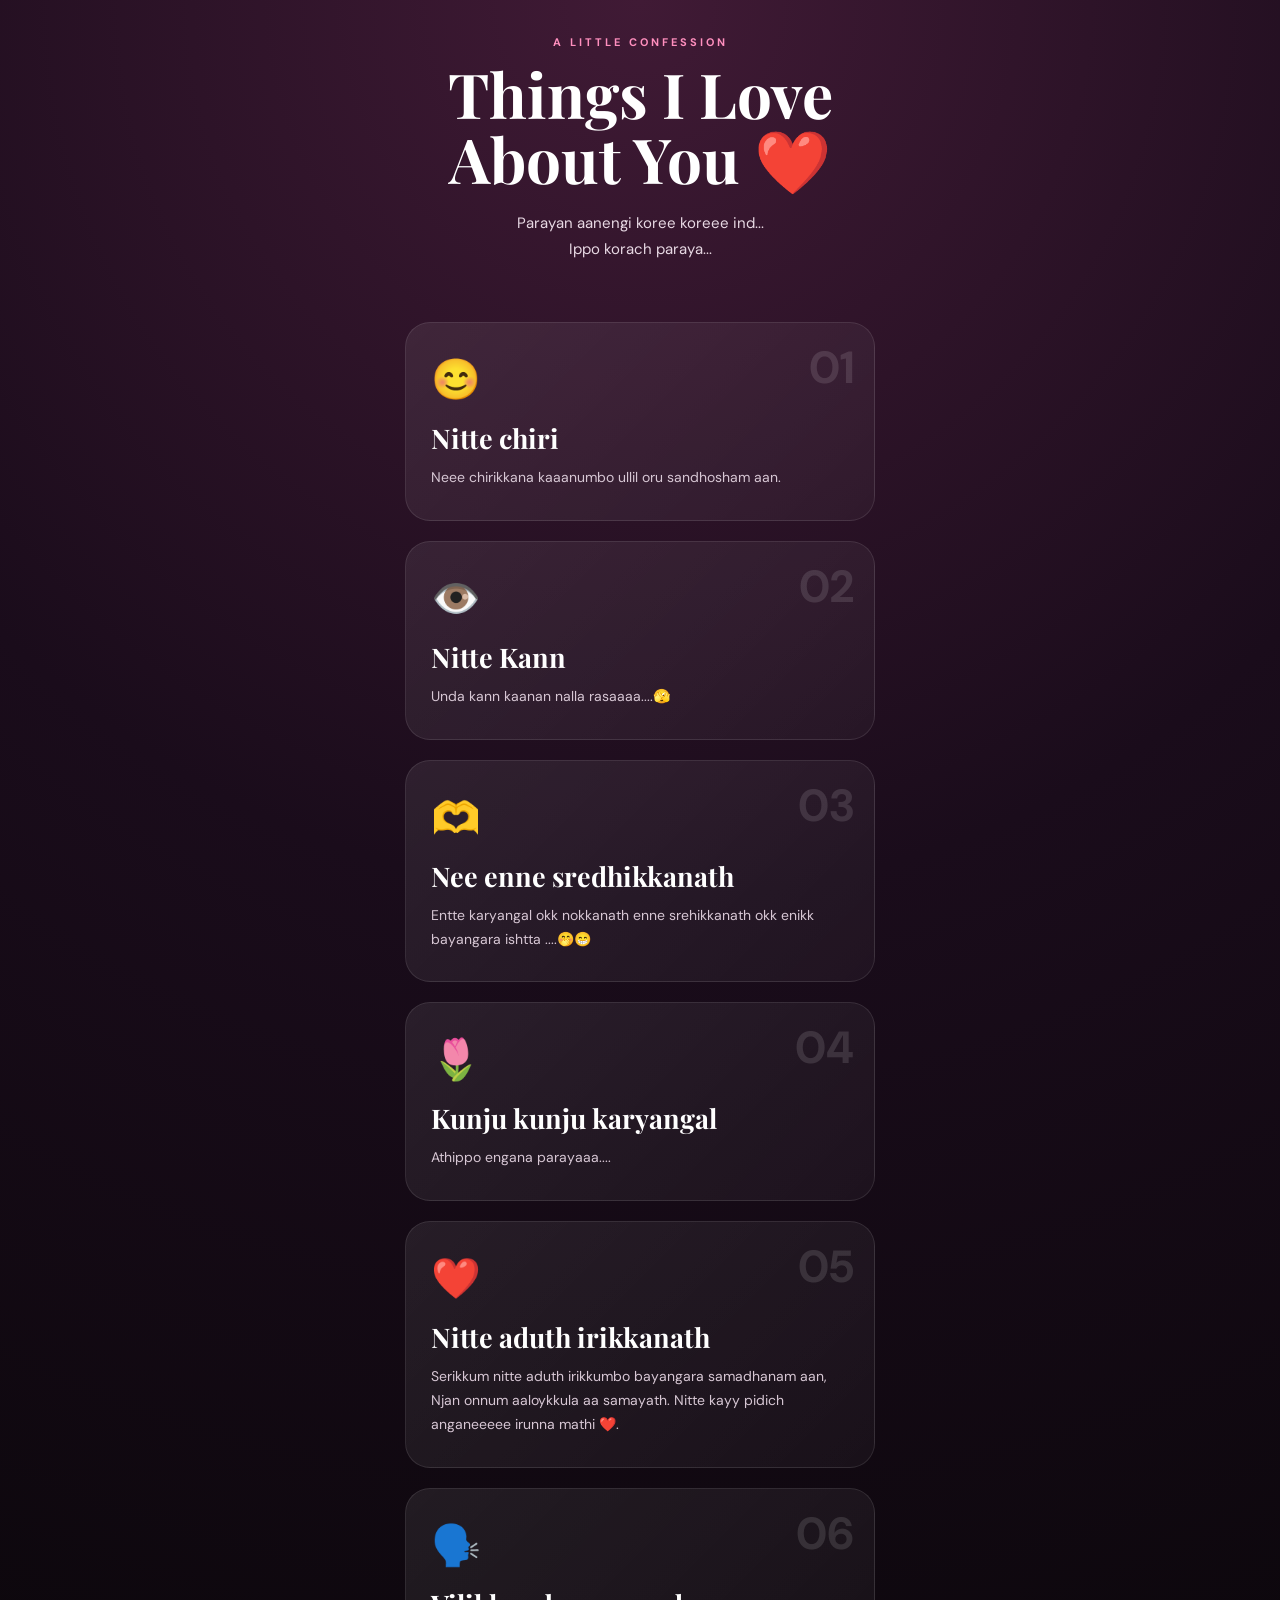
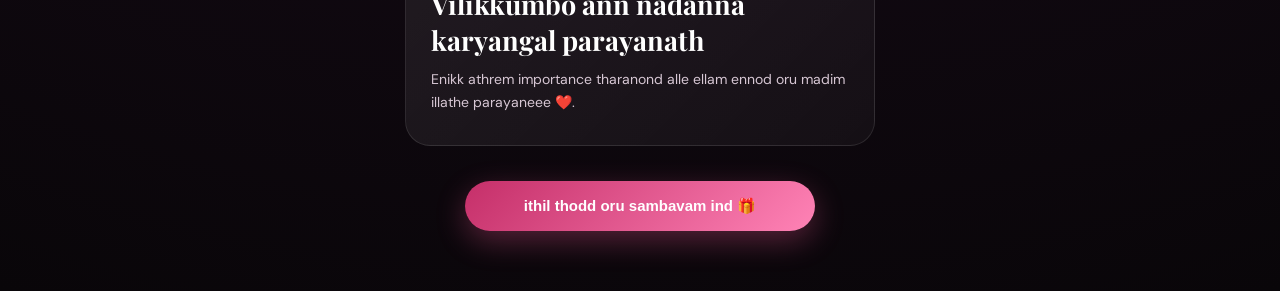
<file: reasons.html>
<!DOCTYPE html>
<html lang="en">
<head>

    <meta charset="UTF-8">
    <meta name="viewport"
          content="width=device-width, initial-scale=1.0">

    <title>Why You're Special ❤️</title>

    <link rel="stylesheet"
          href="css/style.css">

</head>

<body>

<div class="hearts"></div>

<main class="page">

    <div class="section-card">

        <p class="small-text">
            A LITTLE CONFESSION
        </p>

        <h1>
            Things I Love
            <br>
            About You ❤️
        </h1>

        <p class="description">
            Parayan aanengi koree koreee ind...<br>
            Ippo korach paraya...
        </p>

    </div>


    <div class="reason-card">

        <div class="reason-number">01</div>

        <div class="reason-icon">😊</div>

        <h2>Nitte chiri</h2>

        <p>
            Neee chirikkana kaaanumbo ullil oru sandhosham aan.
        </p>

    </div>


    <div class="reason-card">

        <div class="reason-number">02</div>

        <div class="reason-icon">👁️</div>

        <h2>Nitte Kann</h2>

        <p>
            Unda kann kaanan nalla rasaaaa....🫣    
        </p>

    </div>


    <div class="reason-card">

        <div class="reason-number">03</div>

        <div class="reason-icon">🫶</div>

        <h2>Nee enne sredhikkanath</h2>

        <p>
            Entte karyangal okk nokkanath enne srehikkanath 
            okk enikk bayangara ishtta ....🤭😁
        </p>

    </div>


    <div class="reason-card">

        <div class="reason-number">04</div>

        <div class="reason-icon">🌷</div>

        <h2>Kunju kunju karyangal</h2>

        <p>
            Athippo engana parayaaa....
        </p>

    </div>


    <div class="reason-card">

        <div class="reason-number">05</div>

        <div class="reason-icon">❤️</div>

        <h2>Nitte aduth irikkanath</h2>

        <p>
            Serikkum nitte aduth irikkumbo bayangara samadhanam aan,
            Njan onnum aaloykkula aa samayath. Nitte kayy pidich anganeeeee irunna mathi ❤️.
        </p>

    </div>

    <div class="reason-card">

        <div class="reason-number">06</div>

        <div class="reason-icon">🗣️</div>

        <h2>Vilikkumbo ann nadanna karyangal parayanath</h2>

        <p>
            Enikk athrem importance tharanond alle ellam 
            ennod oru madim illathe parayaneee ❤️.
        </p>

    </div>


    <div class="next-container">

        <button class="main-btn"
                onclick="goTo('gift.html')">

            ithil thodd oru sambavam ind 🎁

        </button>

    </div>

</main>

<script src="js/script.js"></script>

</body>
</html>
</file>
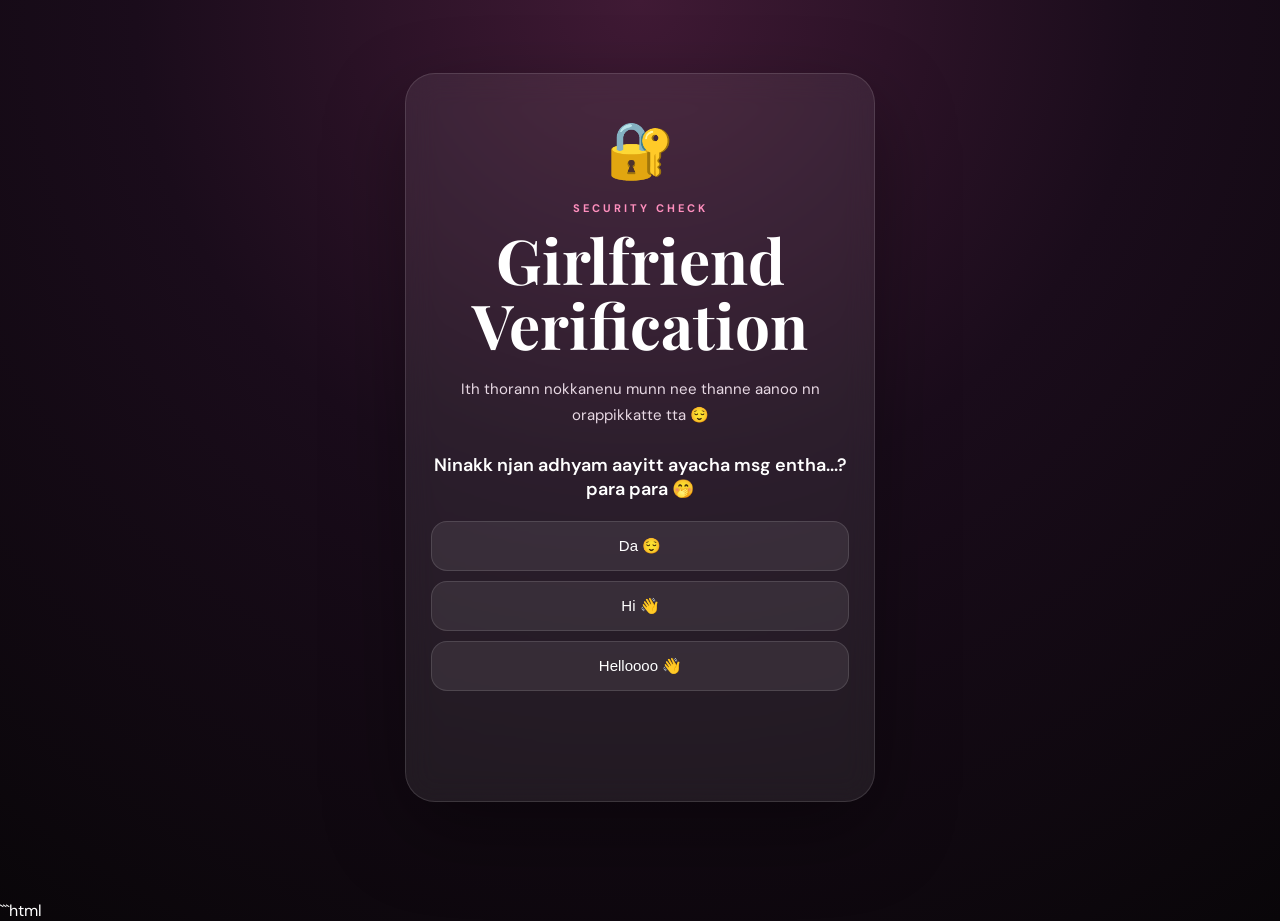
<file: verification.html>
<!DOCTYPE html>
<html lang="en">
<head>
    <meta charset="UTF-8">
    <meta name="viewport" content="width=device-width, initial-scale=1.0">

    <title>Girlfriend Verification 💗</title>

    <link rel="stylesheet" href="css/style.css">
</head>

<body>

<div class="hearts"></div>

<main class="page">

    <div class="glass-card">

        <div class="emoji">🔐</div>

        <p class="small-text">SECURITY CHECK</p>

        <h1>
            Girlfriend
            <br>
            Verification
        </h1>

        <p class="description">
            <!-- Before entering this highly classified
            website, we need to make sure you are
            actually the person this was made for. 😌 -->
            Ith thorann nokkanenu munn nee thanne aanoo nn orappikkatte tta 😌
        </p>

        <div class="question-box">

            <p class="question">
                <!-- Who is the person this website
                was created for? --> 
                Ninakk njan adhyam aayitt ayacha msg entha...? para para 🤭
            </p>

            <button class="answer" onclick="correctAnswer()">
                Da 😌
            </button>

            <button class="answer wrong" onclick="wrongAnswer()">
                Hi 👋
            </button>

            <button class="answer wrong" onclick="wrongAnswer()">
                Helloooo 👋
            </button>

        </div>

        <p id="verificationMessage" class="message"></p>

    </div>

</main>

<script src="js/script.js"></script>

```html
<script>

let triedWrongAnswer = false;

function correctAnswer() {

    const message =
        document.getElementById("verificationMessage");

    if (triedWrongAnswer) {

        message.innerHTML =
            "😂 Enne pattikkan nokkanaa!!!<br>Enikk ariyaam nee wrong answer nokkiyennu 🤭❤️";

        message.classList.remove("error");
        // message.classList.add("success");

        // createConfetti();

        // Stay on the same page
        return;

    } else {

        message.innerHTML =
            "✅ Ippo orappich nee thanne 🤭!<br>Welcome, beautiful ❤️";

        message.classList.remove("error");
        message.classList.add("success");

        createConfetti();

        setTimeout(() => {
            window.location.href = "memories.html";
        }, 1800);
    }
}

function wrongAnswer() {

    triedWrongAnswer = true;

    const message =
        document.getElementById("verificationMessage");

    message.innerHTML =
        "❌ Nice try 😂<br>Wrong answer aanennu enikk ariyaam!";

    message.classList.remove("success");
    message.classList.add("error");
}

</script>

</body>
</html>
</file>
<file: css/lock.css>
* {
    box-sizing: border-box;
    margin: 0;
    padding: 0;
}

body {
    min-height: 100vh;

    display: flex;
    justify-content: center;
    align-items: center;

    font-family: Arial, sans-serif;

    background:
        radial-gradient(circle at top, #3b1b32, #160b16 60%, #090509);

    color: white;

    overflow: hidden;
}


/* ============================= */
/* MAIN CONTAINER */
/* ============================= */

.lock-container {
    width: 100%;
    padding: 20px;
}


/* ============================= */
/* CARD */
/* ============================= */

.lock-card {

    width: 100%;
    max-width: 550px;

    margin: auto;

    padding: 45px 25px;

    text-align: center;

    border-radius: 30px;

    background: rgba(255, 255, 255, 0.08);

    border: 1px solid rgba(255, 255, 255, 0.15);

    backdrop-filter: blur(20px);

    box-shadow:
        0 30px 80px rgba(0, 0, 0, 0.5);

    animation: cardAppear 1.2s ease;
}


/* ============================= */
/* LOCK ICON */
/* ============================= */

.lock-icon {

    font-size: 60px;

    margin-bottom: 20px;

    animation: floating 3s ease-in-out infinite;
}


/* ============================= */
/* TEXT */
/* ============================= */

h1 {

    font-size: 38px;

    margin-bottom: 12px;
}

.subtitle {

    font-size: 18px;

    opacity: 0.9;

    margin-bottom: 10px;
}

.small-text {

    font-size: 14px;

    opacity: 0.6;

    margin-bottom: 35px;
}


/* ============================= */
/* COUNTDOWN */
/* ============================= */

.countdown {

    display: flex;

    justify-content: center;

    align-items: center;

    gap: 8px;

    margin-bottom: 30px;
}


.time-box {

    min-width: 65px;

    padding: 12px 8px;

    border-radius: 15px;

    background: rgba(255, 255, 255, 0.1);

    border: 1px solid rgba(255, 255, 255, 0.1);
}


.time-box span {

    display: block;

    font-size: 28px;

    font-weight: bold;
}


.time-box small {

    display: block;

    margin-top: 5px;

    font-size: 10px;

    opacity: 0.6;

    text-transform: uppercase;
}


.colon {

    font-size: 25px;

    opacity: 0.6;
}


/* ============================= */
/* WAITING MESSAGE */
/* ============================= */

.waiting {

    font-size: 14px;

    opacity: 0.65;

    line-height: 1.6;
}


.heart {

    margin-top: 25px;

    font-size: 25px;

    animation: heartbeat 1.5s infinite;
}


/* ============================= */
/* ANIMATIONS */
/* ============================= */

@keyframes floating {

    0%, 100% {
        transform: translateY(0);
    }

    50% {
        transform: translateY(-10px);
    }
}


@keyframes heartbeat {

    0%, 100% {
        transform: scale(1);
    }

    50% {
        transform: scale(1.25);
    }
}


@keyframes cardAppear {

    from {
        opacity: 0;
        transform: translateY(30px);
    }

    to {
        opacity: 1;
        transform: translateY(0);
    }
}


/* ============================= */
/* MOBILE */
/* ============================= */

@media (max-width: 500px) {

    .lock-card {
        padding: 35px 15px;
    }

    h1 {
        font-size: 30px;
    }

    .subtitle {
        font-size: 16px;
    }

    .time-box {
        min-width: 55px;
    }

    .time-box span {
        font-size: 22px;
    }

    .colon {
        font-size: 18px;
    }
}
</file>
<file: css/style.css>
@import url('https://fonts.googleapis.com/css2?family=DM+Sans:wght@400;500;600;700&family=Playfair+Display:wght@500;600;700&display=swap');


* {
    margin: 0;
    padding: 0;
    box-sizing: border-box;
}


html {
    scroll-behavior: smooth;
}


body {

    min-height: 100vh;

    font-family: 'DM Sans', sans-serif;

    color: #fff;

    background:
        radial-gradient(
            circle at top,
            #401a35 0%,
            #1a0c1b 45%,
            #090609 100%
        );

    overflow-x: hidden;
}


/* --------------------------
   GENERAL PAGE
--------------------------- */

.page {

    width: 100%;

    min-height: 100vh;

    padding: 35px 20px 60px;

    display: flex;

    flex-direction: column;

    align-items: center;

    justify-content: center;

    position: relative;

    z-index: 2;
}


/* --------------------------
   TYPOGRAPHY
--------------------------- */

h1 {

    font-family: 'Playfair Display', serif;

    font-size: clamp(38px, 11vw, 62px);

    line-height: 1.05;

    margin: 12px 0 20px;
}


h1 span {

    color: #ff8fbe;

}


h2 {

    font-family: 'Playfair Display', serif;

    font-size: 27px;

    margin-bottom: 10px;
}


.description {

    color: #e8d9e4;

    line-height: 1.7;

    font-size: 15px;

    max-width: 390px;

    margin: 0 auto 25px;
}


.small-text {

    font-size: 11px;

    letter-spacing: 3px;

    color: #ff8fbe;

    font-weight: 700;
}


.tiny-text {

    margin-top: 18px;

    color: #a996a5;

    font-size: 11px;
}


/* --------------------------
   GLASS CARD
--------------------------- */

.glass-card {

    width: 100%;

    max-width: 470px;

    padding: 40px 25px;

    text-align: center;

    border-radius: 30px;

    background: rgba(255,255,255,0.07);

    border: 1px solid rgba(255,255,255,0.12);

    backdrop-filter: blur(15px);

    box-shadow:
        0 30px 80px rgba(0,0,0,0.35);

    animation: fadeUp 1s ease;
}


.emoji {

    font-size: 55px;

    margin-bottom: 15px;

    animation: floating 3s ease-in-out infinite;
}


/* --------------------------
   BUTTON
--------------------------- */

.main-btn {

    border: none;

    outline: none;

    padding: 16px 25px;

    width: 100%;

    max-width: 350px;

    border-radius: 50px;

    background: linear-gradient(
        135deg,
        #c52f69,
        #ff83b6
    );

    color: white;

    font-size: 15px;

    font-weight: 700;

    cursor: pointer;

    box-shadow:
        0 10px 30px rgba(255,92,154,0.3);

    transition: 0.25s;
}


.main-btn:active {

    transform: scale(0.95);

}


/* --------------------------
   HEARTS
--------------------------- */

.hearts {

    position: fixed;

    inset: 0;

    pointer-events: none;

    overflow: hidden;

    z-index: 1;
}


.heart {

    position: absolute;

    bottom: -30px;

    font-size: 18px;

    opacity: 0.5;

    animation: floatHeart linear forwards;
}


/* --------------------------
   VERIFICATION
--------------------------- */

.question-box {

    margin-top: 25px;
}


.question {

    font-size: 18px;

    font-weight: 600;

    margin-bottom: 20px;
}


.answer {

    display: block;

    width: 100%;

    margin: 10px 0;

    padding: 15px;

    border-radius: 16px;

    border: 1px solid rgba(255,255,255,0.12);

    background: rgba(255,255,255,0.08);

    color: white;

    font-size: 15px;

    cursor: pointer;

    transition: 0.2s;
}


.answer:active {

    transform: scale(0.97);

}


.message {

    margin-top: 20px;

    line-height: 1.6;

    min-height: 50px;
}


.success {

    color: #7dffb2;
}


.error {

    color: #ff7d9e;
}


/* --------------------------
   SECTION
--------------------------- */

.section-card {

    text-align: center;

    width: 100%;

    max-width: 600px;

    margin-bottom: 25px;
}


/* --------------------------
   MEMORY CARDS
--------------------------- */

.memory-card {

    width: 100%;

    max-width: 470px;

    padding: 15px;

    margin: 15px 0;

    border-radius: 25px;

    background: rgba(255,255,255,0.06);

    border: 1px solid rgba(255,255,255,0.09);

    text-align: center;

    animation: fadeUp 0.8s ease;
}


.photo-wrapper {

    width: 100%;

    aspect-ratio: 3.5 / 6;

    overflow: hidden;

    border-radius: 20px;

    margin-bottom: 18px;
}


.photo-wrapper img {

    width: 100%;

    height: 100%;

    object-fit: cover;

    transition: transform 0.5s;
}


.memory-card:hover img {

    transform: scale(1.05);
}


.memory-date {

    font-size: 10px;

    letter-spacing: 2px;

    color: #ff8fbe;

    margin-bottom: 8px;
}


.memory-card p:not(.memory-date) {

    color: #d7c7d4;

    line-height: 1.6;

    font-size: 14px;

    padding-bottom: 15px;
}


/* --------------------------
   REASONS
--------------------------- */

.reason-card {

    width: 100%;

    max-width: 470px;

    position: relative;

    padding: 30px 25px;

    margin: 10px 0;

    border-radius: 25px;

    background: linear-gradient(
        135deg,
        rgba(255,255,255,0.08),
        rgba(255,255,255,0.035)
    );

    border: 1px solid rgba(255,255,255,0.1);

    overflow: hidden;
}


.reason-number {

    position: absolute;

    top: 15px;

    right: 20px;

    color: rgba(255,255,255,0.12);

    font-size: 45px;

    font-weight: 700;
}


.reason-icon {

    font-size: 40px;

    margin-bottom: 15px;
}


.reason-card p {

    color: #d7c7d4;

    line-height: 1.7;

    font-size: 14px;
}


/* --------------------------
   NEXT
--------------------------- */

.next-container {

    width: 100%;

    max-width: 470px;

    margin-top: 25px;

    text-align: center;
}


/* --------------------------
   GIFT
--------------------------- */

.gift-page {

    text-align: center;
}


.gift-container {

    margin: 45px 0;

}


.gift-box {

    width: 150px;

    height: 120px;

    position: relative;

    margin: auto;

    cursor: pointer;

    transition: transform 0.3s;
}


.gift-box:active {

    transform: scale(0.92);
}


.gift-body {

    position: absolute;

    bottom: 0;

    width: 150px;

    height: 95px;

    background: linear-gradient(
        135deg,
        #ff4f91,
        #d93474
    );

    border-radius: 5px;
}


.gift-lid {

    position: absolute;

    z-index: 2;

    top: 0;

    left: -7px;

    width: 164px;

    height: 35px;

    background: #ff78ad;

    border-radius: 7px;

    transition: 0.7s;
}


.gift-ribbon {

    position: absolute;

    z-index: 3;

    background: #ffd2e3;
}


.gift-ribbon.vertical {

    width: 20px;

    height: 120px;

    left: 65px;

    top: 0;
}


.gift-ribbon.horizontal {

    width: 150px;

    height: 18px;

    left: 0;

    top: 48px;
}


.gift-box.opened .gift-lid {

    transform:
        translateY(-70px)
        rotate(-10deg);
}


#giftHint {

    margin-top: 25px;

    color: #ff9bc2;

    animation: pulse 1.5s infinite;
}


.hidden-gift-message {

    display: none;

    text-align: center;

    animation: fadeUp 1s ease;
}


.hidden-gift-message.show {

    display: block;
}


.hidden-gift-message h2 {

    font-size: 38px;

}


/* --------------------------
   LETTER
--------------------------- */

.letter-page {

    justify-content: flex-start;

    padding-top: 50px;
}


.letter-card {

    width: 100%;

    max-width: 500px;

    padding: 35px 25px;

    border-radius: 25px;

    background:
        linear-gradient(
            145deg,
            #fff8fb,
            #fbeaf1
        );

    color: #421d31;

    box-shadow:
        0 30px 80px rgba(0,0,0,0.4);

    animation: fadeUp 1s ease;

    position: relative;

    overflow: hidden;
}


/* Background image only */

.letter-card::before {

    content: "";

    position: absolute;

    inset: 0;

    background-image: url("../images/photo3.jpg");

    background-size: cover;

    background-position: center;

    background-repeat: no-repeat;

    opacity: 0.40;

    z-index: 0;

    pointer-events: none;
}


/* Keep all content above the image */

.letter-card > * {

    position: relative;

    z-index: 1;
}


.letter-top {

    text-align: center;

    font-size: 45px;

    margin-bottom: 15px;
}


.letter-card .small-text {

    color: #c83d72;

    text-align: center;
}


.letter-card h1 {

    color: #421d31;

    font-size: 38px;

    text-align: center;

    margin-bottom: 30px;
}


.letter-text {

    font-family: 'Playfair Display', serif;

    font-size: 17px;

    line-height: 1.9;

    color: #5c3046;
}


.letter-text p {

    margin-bottom: 22px;
}


.signature {

    text-align: right;

    margin-top: 35px;
}


/* ============================================
   BALLOON GAME PAGE
============================================ */

.balloon-page {
    min-height: 100vh;
    margin: 0;
    overflow: hidden;
    background:
        radial-gradient(
            circle at 50% 10%,
            rgba(255, 80, 140, 0.18),
            transparent 35%
        ),
        linear-gradient(
            180deg,
            #160b1f 0%,
            #090611 100%
        );
}


/* ============================================
   GAME CONTAINER
============================================ */

.balloon-game {
    min-height: 100vh;
    position: relative;
    overflow: hidden;
}


/* ============================================
   HEADER
============================================ */

.game-header {
    position: relative;
    z-index: 20;

    text-align: center;

    padding:
        35px
        20px
        20px;

    pointer-events: none;
}


.small-title {
    margin: 0 0 8px;

    font-size: 11px;

    letter-spacing: 4px;

    font-weight: 700;

    color: #ff8fb3;
}


.game-header h1 {
    margin: 0;

    font-family:
        "Playfair Display",
        serif;

    font-size: clamp(
        32px,
        8vw,
        55px
    );

    color: white;

    text-shadow:
        0 0 25px
        rgba(255, 90, 150, 0.5);
}


.game-description {
    max-width: 450px;

    margin:
        12px
        auto
        15px;

    color: rgba(
        255,
        255,
        255,
        0.72
    );

    line-height: 1.6;

    font-size: 14px;
}


.game-description strong {
    color: #ff8fb3;
}


/* ============================================
   COUNTER
============================================ */

.balloon-counter {
    display: inline-flex;

    align-items: center;

    justify-content: center;

    min-width: 100px;

    padding:
        8px
        18px;

    border-radius: 50px;

    background:
        rgba(
            255,
            255,
            255,
            0.08
        );

    border:
        1px solid
        rgba(
            255,
            255,
            255,
            0.15
        );

    backdrop-filter:
        blur(15px);

    color: white;

    font-size: 22px;

    font-weight: 800;

    box-shadow:
        0 10px 35px
        rgba(0, 0, 0, 0.25);
}


.counter-divider {
    margin:
        0
        8px;

    opacity: 0.4;
}


#poppedCount {
    color: #ff6f9f;

    text-shadow:
        0 0 15px
        rgba(
            255,
            80,
            140,
            0.8
        );
}


.game-message {
    min-height: 22px;

    margin-top: 10px;

    color:
        rgba(
            255,
            255,
            255,
            0.7
        );

    font-size: 13px;
}


/* ============================================
   BALLOON AREA
============================================ */

.balloon-area {
    position: fixed;

    inset: 0;

    overflow: hidden;

    pointer-events: none;

    z-index: 5;
}


/* ============================================
   FLYING BALLOON
============================================ */

.flying-balloon {
    position: absolute;

    bottom: -130px;

    width:
        var(--balloon-size);

    height:
        calc(
            var(--balloon-size) * 1.45
        );

    padding: 0;

    border: none;

    background: transparent;

    cursor: pointer;

    pointer-events: auto;

    transform-origin: center bottom;

    animation:
        balloonFly
        var(--float-duration)
        linear
        var(--float-delay)
        forwards;

    z-index: 10;

    filter:
        drop-shadow(
            0 10px 15px
            rgba(0, 0, 0, 0.25)
        );
}


/* ============================================
   BALLOON BODY
============================================ */

.flying-balloon .balloon-body {
    position: absolute;

    top: 0;
    left: 0;

    width: 100%;
    height: 72%;

    border-radius:
        50%
        50%
        48%
        48%;

    background:
        radial-gradient(
            circle at 30% 25%,
            rgba(
                255,
                255,
                255,
                0.65
            ),
            transparent 14%
        ),
        linear-gradient(
            145deg,
            rgba(
                255,
                255,
                255,
                0.18
            ),
            transparent 35%
        ),
        var(--balloon-color);

    box-shadow:
        inset -7px -10px 15px
        rgba(
            0,
            0,
            0,
            0.12
        ),

        inset 5px 5px 10px
        rgba(
            255,
            255,
            255,
            0.18
        );
}


/* ============================================
   BALLOON SHINE
============================================ */

.balloon-shine {
    position: absolute;

    top: 10%;

    left: 18%;

    width: 20%;

    height: 28%;

    border-radius: 50%;

    background:
        rgba(
            255,
            255,
            255,
            0.65
        );

    transform:
        rotate(
            -25deg
        );

    filter:
        blur(1px);
}


/* ============================================
   BALLOON KNOT
============================================ */

.balloon-knot {
    position: absolute;

    top: 69%;

    left: 43%;

    width: 14%;

    height: 10%;

    background:
        var(--balloon-color);

    clip-path:
        polygon(
            0 0,
            100% 0,
            50% 100%
        );
}


/* ============================================
   BALLOON STRING
============================================ */

.balloon-string {
    position: absolute;

    top: 76%;

    left: 50%;

    width: 1px;

    height: 55%;

    background:
        rgba(
            255,
            255,
            255,
            0.45
        );

    transform-origin:
        top center;

    transform:
        rotate(
            var(--rotation)
        );
}


/* ============================================
   INFINITE UPWARD FLIGHT
============================================ */

@keyframes balloonFly {

    0% {

        transform:
            translate3d(
                0,
                0,
                0
            )
            rotate(
                var(--rotation)
            );

        opacity: 0;

    }

    8% {

        opacity: 1;

    }

    25% {

        transform:
            translate3d(
                calc(
                    var(--drift) * 0.25
                ),
                -25vh,
                0
            )
            rotate(
                calc(
                    var(--rotation) + 5deg
                )
            );

    }

    50% {

        transform:
            translate3d(
                calc(
                    var(--drift) * -0.25
                ),
                -55vh,
                0
            )
            rotate(
                calc(
                    var(--rotation) - 5deg
                )
            );

    }

    75% {

        transform:
            translate3d(
                calc(
                    var(--drift) * 0.5
                ),
                -80vh,
                0
            )
            rotate(
                calc(
                    var(--rotation) + 5deg
                )
            );

    }

    92% {

        opacity: 1;

    }

    100% {

        transform:
            translate3d(
                var(--drift),
                -125vh,
                0
            )
            rotate(
                var(--rotation)
            );

        opacity: 0;

    }

}


/* ============================================
   POP ANIMATION
============================================ */

.flying-balloon.popped {
    pointer-events: none;

    animation:
        balloonPop
        0.25s
        ease-out
        forwards !important;
}


@keyframes balloonPop {

    0% {

        transform:
            scale(1);

        opacity: 1;

    }

    45% {

        transform:
            scale(1.25);

        opacity: 1;

    }

    100% {

        transform:
            scale(0);

        opacity: 0;

    }

}


/* ============================================
   POP EFFECT
============================================ */

.balloon-pop-effect {
    position: fixed;

    z-index: 100;

    pointer-events: none;

    transform:
        translate(
            -50%,
            -50%
        );

    animation:
        popEffect
        0.7s
        ease-out
        forwards;
}


.balloon-pop-effect span {
    position: absolute;

    font-size: 24px;

    animation:
        popParticle
        0.7s
        ease-out
        forwards;
}


.balloon-pop-effect span:nth-child(1) {
    transform:
        translate(
            -30px,
            -25px
        );
}


.balloon-pop-effect span:nth-child(2) {
    transform:
        translate(
            30px,
            -30px
        );
}


.balloon-pop-effect span:nth-child(3) {
    transform:
        translate(
            0,
            30px
        );
}


@keyframes popEffect {

    0% {

        opacity: 1;

        transform:
            translate(
                -50%,
                -50%
            )
            scale(0.5);

    }

    100% {

        opacity: 0;

        transform:
            translate(
                -50%,
                -50%
            )
            scale(1.4);

    }

}


@keyframes popParticle {

    0% {

        opacity: 1;

    }

    100% {

        opacity: 0;

    }

}


/* ============================================
   COMPLETION SCREEN
============================================ */

.game-complete {
    position: fixed;

    inset: 0;

    z-index: 200;

    display: flex;

    flex-direction: column;

    align-items: center;

    justify-content: center;

    padding: 30px;

    text-align: center;

    background:
        radial-gradient(
            circle at center,
            rgba(
                255,
                80,
                140,
                0.22
            ),
            rgba(
                8,
                5,
                15,
                0.97
            ) 65%
        );

    backdrop-filter:
        blur(15px);

    opacity: 0;

    visibility: hidden;

    transform:
        scale(1.05);

    transition:
        opacity 0.8s ease,
        visibility 0.8s ease,
        transform 0.8s ease;
}


.game-complete.show {

    opacity: 1;

    visibility: visible;

    transform:
        scale(1);

}


/* ============================================
   COMPLETION ICON
============================================ */

.complete-icon {

    font-size: 70px;

    margin-bottom: 10px;

    animation:
        celebrationBounce
        1.2s
        ease-in-out
        infinite;

    filter:
        drop-shadow(
            0 0 25px
            rgba(
                255,
                100,
                160,
                0.6
            )
        );

}


@keyframes celebrationBounce {

    0%,
    100% {

        transform:
            translateY(0)
            scale(1);

    }

    50% {

        transform:
            translateY(-12px)
            scale(1.08);

    }

}


/* ============================================
   COMPLETION HEADING
============================================ */

.game-complete h2 {

    margin: 0;

    font-family:
        "Playfair Display",
        serif;

    font-size:
        clamp(
            40px,
            10vw,
            65px
        );

    color: white;

    text-shadow:
        0 0 30px
        rgba(
            255,
            80,
            150,
            0.8
        );
}


.birthday-message {

    margin:
        12px 0 5px;

    font-size: 20px;

    color: #ff9abb;

    font-weight: 700;
}


.birthday-message strong {

    color: white;

}


.last-message {

    margin:
        18px
        0;

    font-family:
        "Playfair Display",
        serif;

    font-size: 20px;

    line-height: 1.7;

    color:
        rgba(
            255,
            255,
            255,
            0.82
        );
}


.heart-line {

    margin:
        10px 0 25px;

    letter-spacing: 8px;

    font-size: 18px;

    animation:
        heartPulse
        1.5s
        ease-in-out
        infinite;
}


@keyframes heartPulse {

    0%,
    100% {

        transform:
            scale(1);

    }

    50% {

        transform:
            scale(1.12);

    }

}


/* ============================================
   FINAL BUTTON
============================================ */

.final-button {

    border: none;

    padding:
        15px
        28px;

    border-radius: 50px;

    font-size: 15px;

    font-weight: 700;

    color: white;

    background:
        linear-gradient(
            135deg,
            #ff4f81,
            #c9186b
        );

    box-shadow:
        0 12px 35px
        rgba(
            255,
            50,
            120,
            0.4
        );

    cursor: pointer;

    transition:
        transform 0.25s ease,
        box-shadow 0.25s ease;
}


.final-button:hover {

    transform:
        translateY(-4px)
        scale(1.03);

    box-shadow:
        0 18px 45px
        rgba(
            255,
            50,
            120,
            0.55
        );

}


.final-button:active {

    transform:
        scale(0.96);

}


/* ============================================
   MOBILE
============================================ */

@media (max-width: 600px) {

    .game-header {

        padding:
            25px
            15px
            10px;

    }


    .game-header h1 {

        font-size: 34px;

    }


    .game-description {

        font-size: 13px;

        max-width: 320px;

    }


    .balloon-counter {

        font-size: 19px;

        min-width: 85px;

    }


    .game-message {

        font-size: 12px;

    }


    .game-complete {

        padding: 20px;

    }


    .complete-icon {

        font-size: 58px;

    }


    .game-complete h2 {

        font-size: 43px;

    }


    .birthday-message {

        font-size: 18px;

    }


    .last-message {

        font-size: 18px;

    }


    .final-button {

        width: 100%;

        max-width: 300px;

        padding:
            14px
            20px;

    }

}


/* ============================================
   REDUCED MOTION
============================================ */

@media (
    prefers-reduced-motion: reduce
) {

    .flying-balloon {

        animation-duration: 12s;

    }

}

/* --------------------------
   FINAL PAGE
--------------------------- */

.final-body {

    background:
        radial-gradient(
            circle at center,
            #551c40,
            #160915 60%,
            #050305
        );

    overflow: hidden;
}


#fireworks {

    position: fixed;

    inset: 0;

    pointer-events: none;

    z-index: 1;
}


.final-page {

    min-height: 100vh;

    position: relative;

    z-index: 2;

    display: flex;

    align-items: center;

    justify-content: center;

    text-align: center;

    padding: 30px 20px;
}


.countdown {

    position: fixed;

    inset: 0;

    display: flex;

    align-items: center;

    justify-content: center;

    z-index: 10;
}


.countdown span {

    font-size: 100px;

    font-family: 'Playfair Display', serif;

    color: #ff8fbe;

    animation: countdown 1s ease;
}


.countdown.hide {

    display: none;
}


.final-content {

    width: 100%;

    max-width: 500px;

    opacity: 0;

    transform: scale(0.8);

    transition: 1s ease;
}


.final-content.show {

    opacity: 1;

    transform: scale(1);
}


.final-photo {

    width: 180px;

    height: 180px;

    margin: 25px auto;

    border-radius: 50%;

    padding: 2.5px;

    background:
        linear-gradient(
            135deg,
            #ff5c9a,
            #ffd0e2
        );
}


.final-photo img {

    width: 100%;

    height: 100%;

    object-fit: cover;

    border-radius: 50%;

}


.final-content h1 {

    font-size: clamp(45px, 13vw, 70px);

    text-shadow:
        0 0 30px rgba(255,100,160,0.5);
}


.final-content h1 span {

    font-size: 0.65em;
}


.final-content > p:not(.small-text):not(.signature) {

    color: #e8d9e4;

    line-height: 1.7;

    font-size: 15px;
}


.big-heart {

    font-size: 65px;

    margin: 20px;

    animation:
        heartbeat 1.2s infinite;
}


.final-message {

    color: #ffb2cf !important;

    font-weight: 600;
}


.final-content .signature {

    margin-top: 30px;

    color: #ad94a5;

    font-size: 12px;
}


/* --------------------------
   ANIMATIONS
--------------------------- */

@keyframes fadeUp {

    from {

        opacity: 0;

        transform: translateY(30px);

    }

    to {

        opacity: 1;

        transform: translateY(0);

    }

}


@keyframes floating {

    0%,100% {

        transform: translateY(0);

    }

    50% {

        transform: translateY(-10px);

    }

}


@keyframes floatHeart {

    from {

        transform:
            translateY(0)
            rotate(0deg);

        opacity: 0;

    }

    20% {

        opacity: 0.6;

    }

    to {

        transform:
            translateY(-110vh)
            rotate(360deg);

        opacity: 0;

    }

}


@keyframes pulse {

    0%,100% {

        opacity: 0.5;

    }

    50% {

        opacity: 1;

    }

}


@keyframes countdown {

    from {

        transform: scale(1.5);

        opacity: 0;

    }

    to {

        transform: scale(1);

        opacity: 1;

    }

}


@keyframes heartbeat {

    0%,100% {

        transform: scale(1);

    }

    50% {

        transform: scale(1.2);

    }

}


/* --------------------------
   MOBILE
--------------------------- */

@media(max-width:480px) {

    .page {

        padding-left: 17px;

        padding-right: 17px;
    }


    .glass-card {

        padding: 35px 20px;
    }


    h1 {

        font-size: 42px;
    }


    .letter-card {

        padding: 30px 20px;
    }


    .letter-card h1 {

        font-size: 34px;
    }


    .letter-text {

        font-size: 16px;

        line-height: 1.8;
    }

}
</file>
